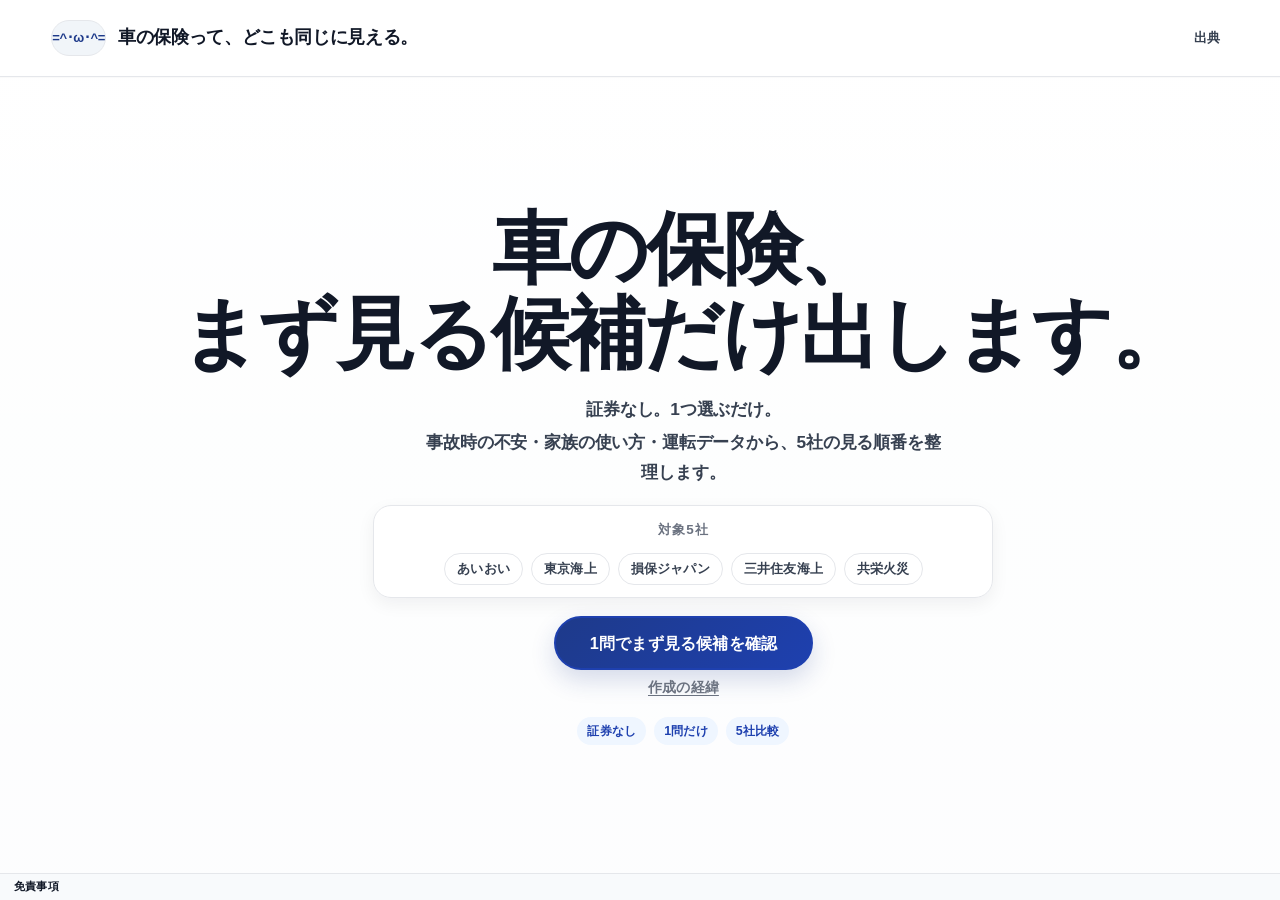
<file: index.html>
<!doctype html>
<html lang="ja" class="home-root">
<head>
  <meta charset="utf-8">
  <meta name="viewport" content="width=device-width, initial-scale=1">
  <title>車の保険、まず見る候補だけ出します。</title>
  <meta name="description" content="証券なし。1つ選ぶだけ。事故時の不安・家族の使い方・運転データから、自動車保険5社の見る順番を整理します。">
  <link rel="stylesheet" href="style.css">
</head>
<body class="page-home">
  <header class="site-header">
    <a class="brand" href="index.html" aria-label="トップへ">
      <span class="cat-mark" aria-hidden="true">=^･ω･^=</span>
      <span>車の保険って、どこも同じに見える。</span>
    </a>
    <nav class="top-nav" aria-label="補足情報">
      <a href="sources.html">出典</a>
    </nav>
  </header>

  <main>
    <section class="screen active hero" aria-labelledby="home-title">
      <div class="first-view">
        <div class="home-hero-stack">
          <h1 id="home-title" class="hero-title">
            <span>車の保険、</span>
            <span>まず見る候補だけ出します。</span>
          </h1>
          <p class="hero-subtitle">
            <span>証券なし。1つ選ぶだけ。</span>
            <span>事故時の不安・家族の使い方・運転データから、5社の見る順番を整理します。</span>
          </p>
          <div class="current-companies" aria-label="対象の保険会社">
            <p class="current-companies-title">対象5社</p>
            <ul class="company-chips">
              <li>あいおい</li>
              <li>東京海上</li>
              <li>損保ジャパン</li>
              <li>三井住友海上</li>
              <li>共栄火災</li>
            </ul>
          </div>
          <div class="hero-actions single-action">
            <a class="primary-btn" href="cases.html">1問でまず見る候補を確認</a>
            <a class="hero-sub-link" href="background.html">作成の経緯</a>
          </div>
          <ul class="hero-proof-points" aria-label="診断の特徴">
            <li>証券なし</li>
            <li>1問だけ</li>
            <li>5社比較</li>
          </ul>
        </div>
      </div>
    </section>
  </main>

  <footer class="disclaimer">
    <strong>免責事項</strong>
    <p>本ページは、当社取扱5社について、特定の付帯サービスを重視する場合の比較の入口を示すものです。保険料、基本補償、保険金支払条件、特約、引受可否、代理店対応等を含む総合評価ではありません。掲載車種・年代は代表例です。実際の商品選択時には、補償内容、保険料、車両条件、契約始期、引受条件等の確認が必要です。</p>
  </footer>
</body>
</html>
</file>
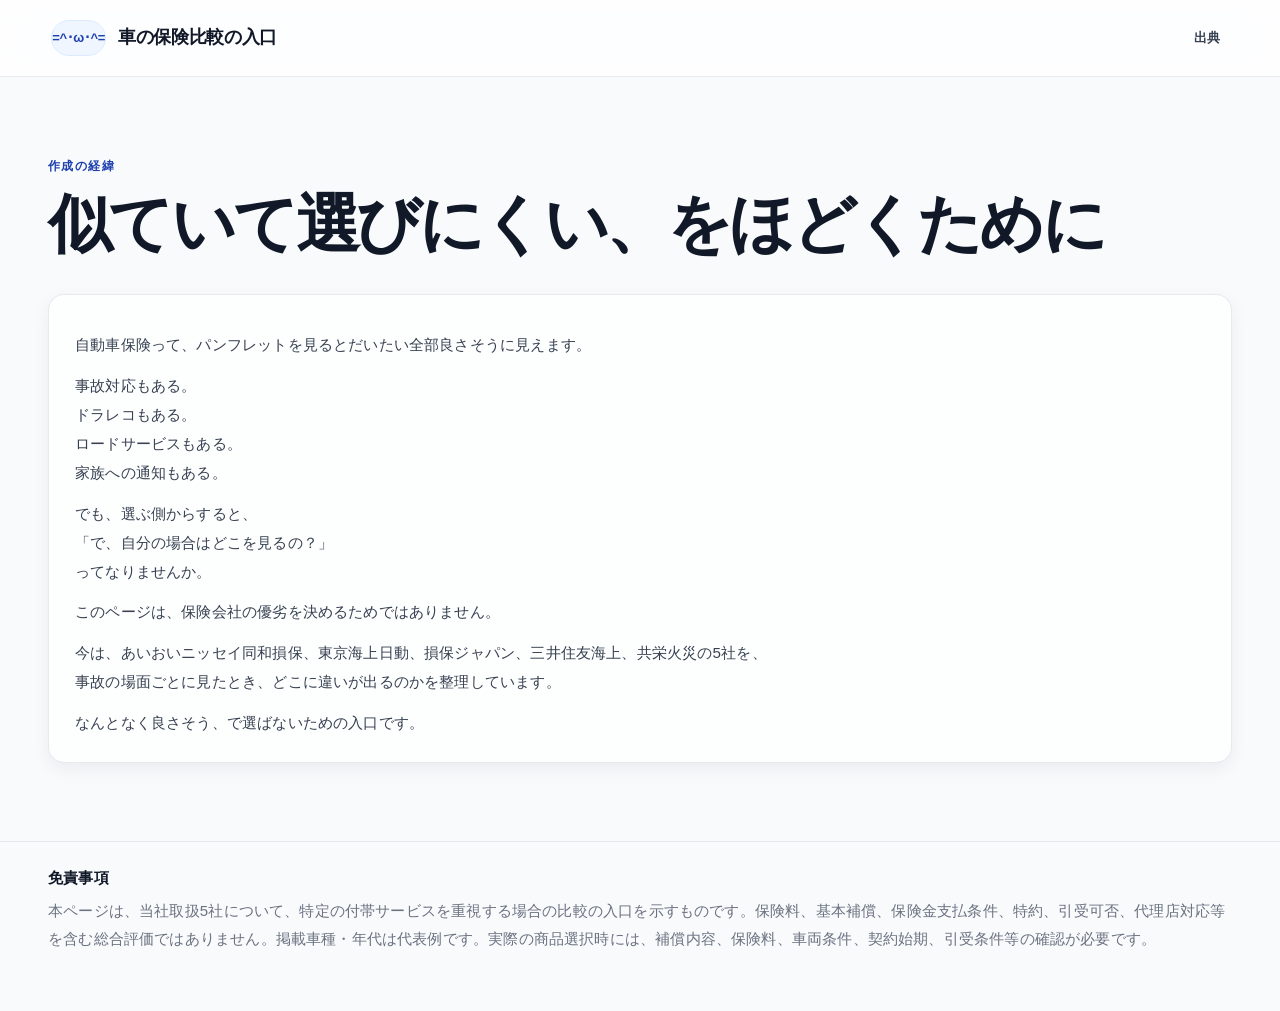
<file: background.html>
<!doctype html>
<html lang="ja">
<head>
  <meta charset="utf-8">
  <meta name="viewport" content="width=device-width, initial-scale=1">
  <title>作成の経緯 | 車の保険比較の入口</title>
  <meta name="description" content="この自動車保険比較ページを作成した背景です。">
  <link rel="stylesheet" href="style.css">
</head>
<body class="page-background">
  <header class="site-header">
    <a class="brand" href="index.html" aria-label="トップへ">
      <span class="cat-mark" aria-hidden="true">=^･ω･^=</span>
      <span>車の保険比較の入口</span>
    </a>
    <nav class="top-nav" aria-label="補足情報">
      <a href="sources.html">出典</a>
    </nav>
  </header>

  <main>
    <section class="screen active result-screen" aria-labelledby="background-title">
      <p class="eyebrow">作成の経緯</p>
      <h1 id="background-title">似ていて選びにくい、をほどくために</h1>
      <div class="background-reading" aria-label="作成の経緯">
        <p>自動車保険って、パンフレットを見るとだいたい全部良さそうに見えます。</p>
        <p>事故対応もある。<br>ドラレコもある。<br>ロードサービスもある。<br>家族への通知もある。</p>
        <p>でも、選ぶ側からすると、<br>「で、自分の場合はどこを見るの？」<br>ってなりませんか。</p>
        <p>このページは、保険会社の優劣を決めるためではありません。</p>
        <p>今は、あいおいニッセイ同和損保、東京海上日動、損保ジャパン、三井住友海上、共栄火災の5社を、<br>事故の場面ごとに見たとき、どこに違いが出るのかを整理しています。</p>
        <p>なんとなく良さそう、で選ばないための入口です。</p>
      </div>
    </section>
  </main>

  <footer class="disclaimer">
    <strong>免責事項</strong>
    <p>本ページは、当社取扱5社について、特定の付帯サービスを重視する場合の比較の入口を示すものです。保険料、基本補償、保険金支払条件、特約、引受可否、代理店対応等を含む総合評価ではありません。掲載車種・年代は代表例です。実際の商品選択時には、補償内容、保険料、車両条件、契約始期、引受条件等の確認が必要です。</p>
  </footer>
</body>
</html>
</file>
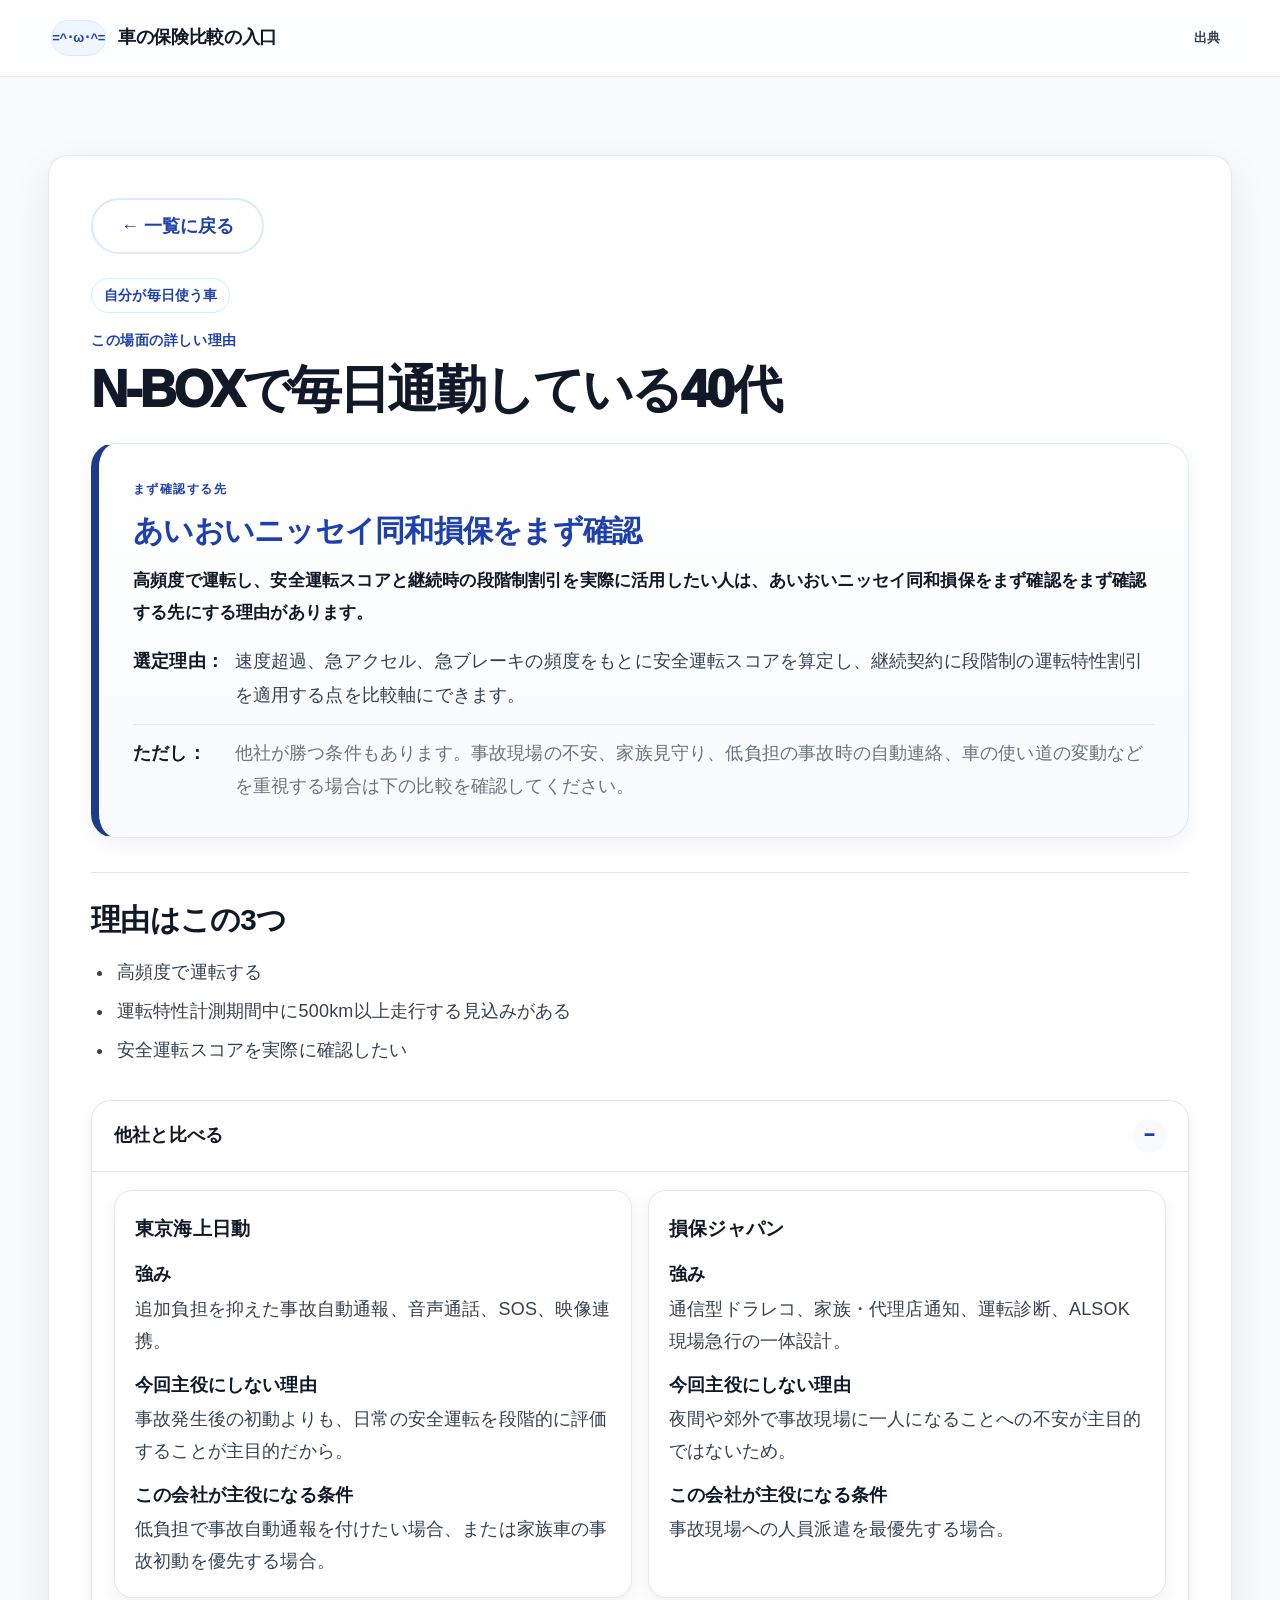
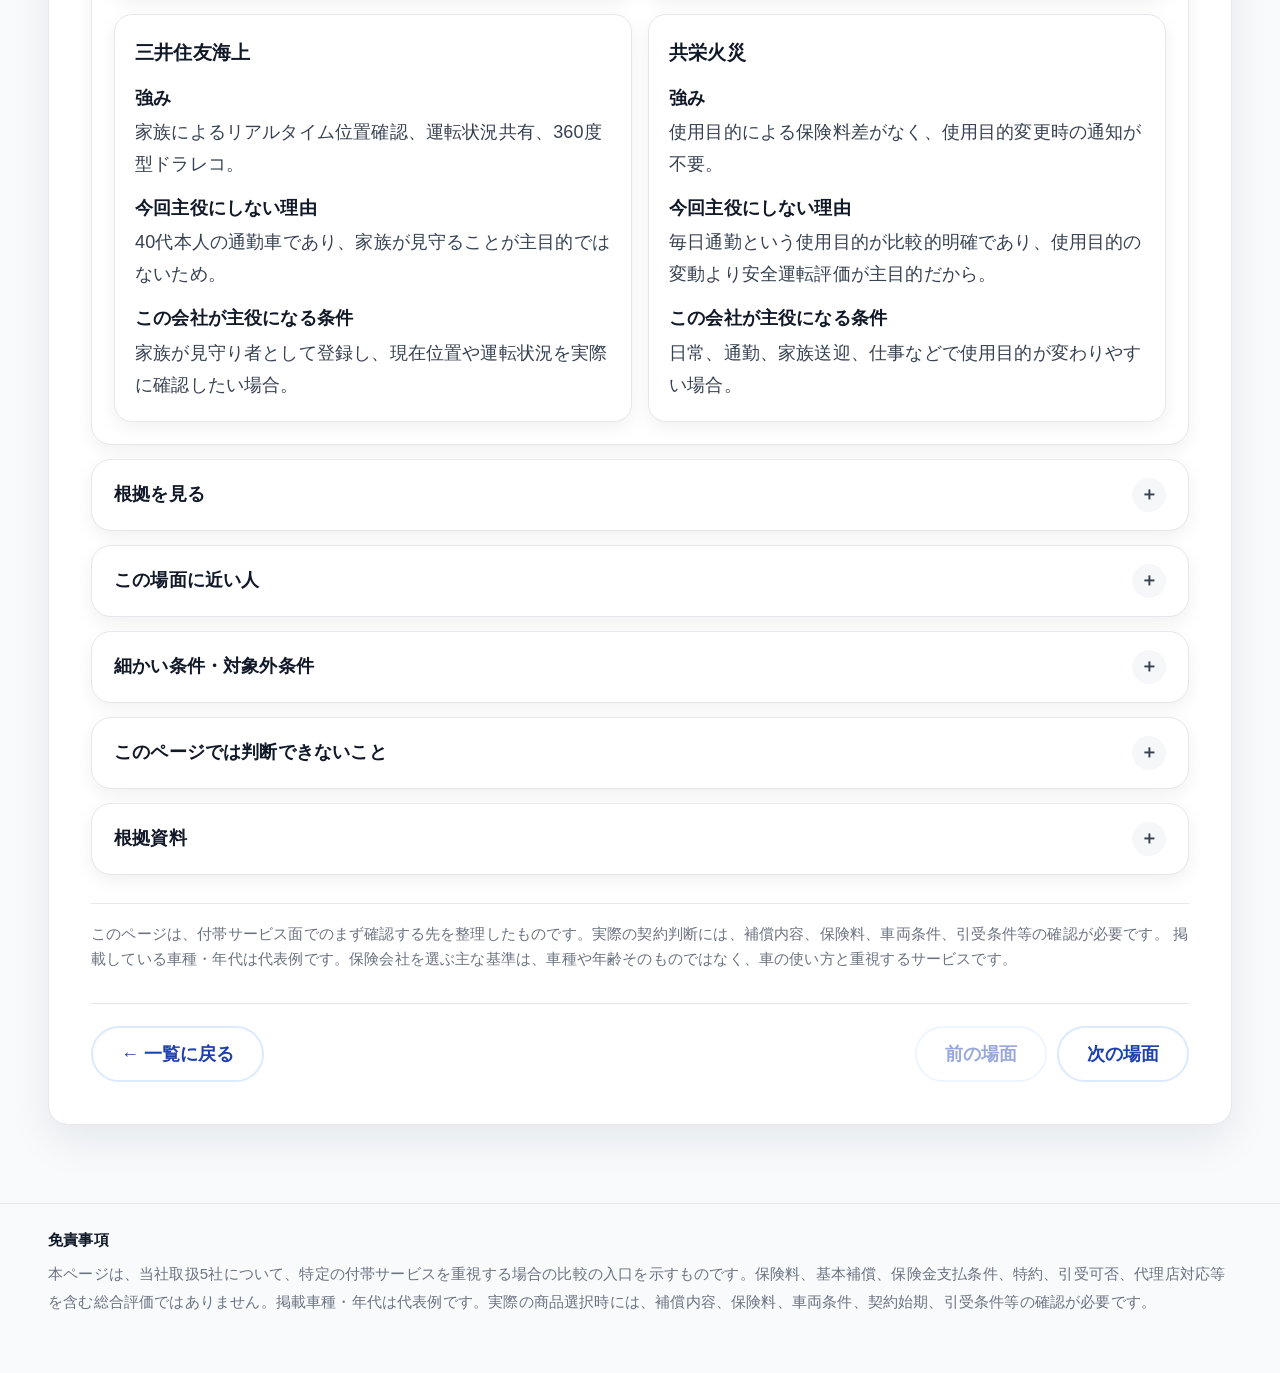
<file: case.html>
<!doctype html>
<html lang="ja">
<head>
  <meta charset="utf-8">
  <meta name="viewport" content="width=device-width, initial-scale=1">
  <title>場面詳細 | 車の保険比較の入口</title>
  <meta name="description" content="選んだ場面に近い自動車保険の比較ポイントと根拠資料を確認できます。">
  <link rel="stylesheet" href="style.css">
</head>
<body class="page-case-detail">
  <header class="site-header">
    <a class="brand" href="index.html" aria-label="トップへ">
      <span class="cat-mark" aria-hidden="true">=^･ω･^=</span>
      <span>車の保険比較の入口</span>
    </a>
    <nav class="top-nav" aria-label="補足情報">
      <a href="sources.html">出典</a>
    </nav>
  </header>

  <main>
    <section class="screen active result-screen" aria-labelledby="case-detail-title">
      <div id="caseDetailBody"></div>
    </section>
  </main>

  <footer class="disclaimer">
    <strong>免責事項</strong>
    <p>本ページは、当社取扱5社について、特定の付帯サービスを重視する場合の比較の入口を示すものです。保険料、基本補償、保険金支払条件、特約、引受可否、代理店対応等を含む総合評価ではありません。掲載車種・年代は代表例です。実際の商品選択時には、補償内容、保険料、車両条件、契約始期、引受条件等の確認が必要です。</p>
  </footer>
  <script src="script.js"></script>
</body>
</html>
</file>
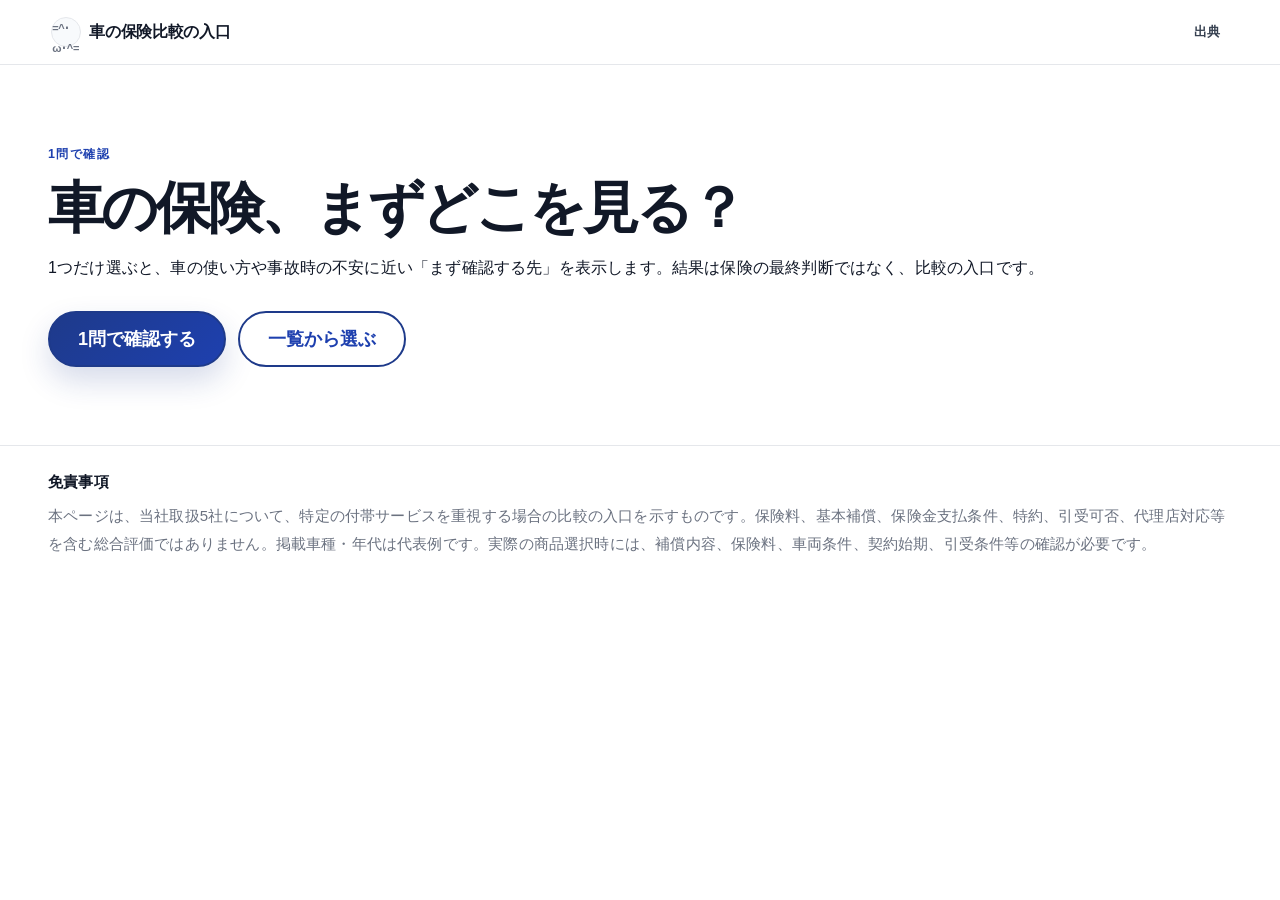
<file: cases.html>
<!doctype html>
<html lang="ja">
<head>
  <meta charset="utf-8">
  <meta name="viewport" content="width=device-width, initial-scale=1">
  <title>車の保険、まずどこを見る？ | 車の保険比較の入口</title>
  <meta name="description" content="1つ選ぶと、車の使い方や事故時の不安に近い、まず確認する先を表示します。結果は比較の入口です。">
  <link rel="stylesheet" href="style.css">
</head>
<body class="page-cases">
  <header class="site-header">
    <a class="brand" href="index.html" aria-label="トップへ">
      <span class="cat-mark" aria-hidden="true">=^･ω･^=</span>
      <span>車の保険比較の入口</span>
    </a>
    <nav class="top-nav" aria-label="補足情報">
      <a href="sources.html">出典</a>
    </nav>
  </header>

  <main>
    <section id="caseEntry" class="screen active case-entry-screen" aria-labelledby="cases-title">
      <p class="eyebrow">1問で確認</p>
      <h1 id="cases-title">車の保険、まずどこを見る？</h1>
      <p class="cases-lead">1つだけ選ぶと、車の使い方や事故時の不安に近い「まず確認する先」を表示します。結果は保険の最終判断ではなく、比較の入口です。</p>
      <div class="case-entry-actions">
        <button id="startCaseDiagnosis" class="primary-btn" type="button">1問で確認する</button>
        <button id="showCaseList" class="secondary-btn" type="button">一覧から選ぶ</button>
      </div>
    </section>

    <section id="question" class="screen question-screen" aria-labelledby="question-title">
      <div class="question-shell">
        <div class="progress-meta">
          <span id="questionCount">質問 1 / 2</span>
          <span id="answeredCount">未回答</span>
        </div>
        <div class="progress-track" aria-hidden="true"><div id="progressBar" class="progress-bar"></div></div>
        <article class="question-card">
          <p id="questionCategory" class="eyebrow">選択式・証券情報は不要です</p>
          <h1 id="question-title">質問</h1>
          <div id="choices" class="choices"></div>
          <div class="question-actions">
            <button id="backBtn" class="secondary-btn quiet" type="button">戻る</button>
            <button id="nextBtn" class="primary-btn" type="button">次へ</button>
          </div>
        </article>
      </div>
    </section>

    <section id="summary" class="screen result-screen diagnosis-summary-screen" aria-labelledby="summary-title">
      <p class="eyebrow">比較の入口</p>
      <h1 id="summary-title">あなたは、まずこれを見る</h1>
      <section class="result-conclusion-card" aria-label="まず確認する先">
        <p class="result-conclusion-label">まず確認する先</p>
        <h2 id="conclusionCandidate">候補</h2>
        <p id="conclusionDescription">診断結果に応じた短い説明を表示します。</p>
      </section>
      <section aria-label="選んだ内容に近い使い方">
        <h2>選んだ内容に近い使い方</h2>
        <div id="topResult" class="top-result"></div>
      </section>
      <section class="diagnosis-result-section" aria-label="理由はこの3つ">
        <h2>理由はこの3つ</h2>
        <div id="scoreList" class="score-list"></div>
      </section>
      <section class="competitor-comparison" aria-label="他社との違いを一瞬で見る">
        <div class="section-heading-row">
          <h2>他社との違いを一瞬で見る</h2>
          <p id="comparisonGuide">回答に近い列を青で表示しています。</p>
        </div>
        <div id="comparisonTable" class="comparison-table-wrap"></div>
        <p class="comparison-note">※会社の優劣ではなく、場面ごとの見やすさです。</p>
      </section>
      <section class="other-fit-section" aria-label="他社も合う場合">
        <h2>他社が合う場合</h2>
        <div id="otherFitList" class="other-fit-list"></div>
      </section>
      <section class="diagnosis-caution" aria-label="ただし注意">
        <h2>ただし注意</h2>
        <ul>
          <li>保険料や基本補償だけで決まるものではありません</li>
          <li>条件によっては他社が合う場合があります</li>
          <li>最終判断は契約条件の確認が必要です</li>
        </ul>
      </section>
      <p id="compareReason" class="callout" hidden></p>
      <div id="detailBody" class="detail-grid"></div>
      <div class="diagnosis-result-actions">
        <button id="candidateBtn" class="primary-btn" type="button">この候補の根拠を見る</button>
      </div>
      <button id="restartBtn" class="text-link restart-link" type="button">選び直す</button>
    </section>

    <section id="caseListScreen" class="screen result-screen" aria-labelledby="case-list-title">
      <p class="eyebrow">場面一覧</p>
      <h1 id="case-list-title">一覧から選ぶ</h1>
      <p class="cases-lead">近い使い方を選ぶと、まず比較する候補と、その理由が見られます。</p>
      <div id="caseCards" class="case-cards" aria-label="場面一覧"></div>
      <div id="caseDetailOverlay" class="case-detail-overlay" aria-hidden="true">
        <div class="case-detail-backdrop" data-close-case-detail></div>
        <section class="case-detail-sheet" role="dialog" aria-modal="true" aria-labelledby="case-detail-title">
          <div id="caseDetailBody"></div>
        </section>
      </div>
    </section>
  </main>

  <footer class="disclaimer">
    <strong>免責事項</strong>
    <p>本ページは、当社取扱5社について、特定の付帯サービスを重視する場合の比較の入口を示すものです。保険料、基本補償、保険金支払条件、特約、引受可否、代理店対応等を含む総合評価ではありません。掲載車種・年代は代表例です。実際の商品選択時には、補償内容、保険料、車両条件、契約始期、引受条件等の確認が必要です。</p>
  </footer>
  <!-- trigger cases redeploy -->
  <script src="script.js"></script>
</body>
</html>
</file>
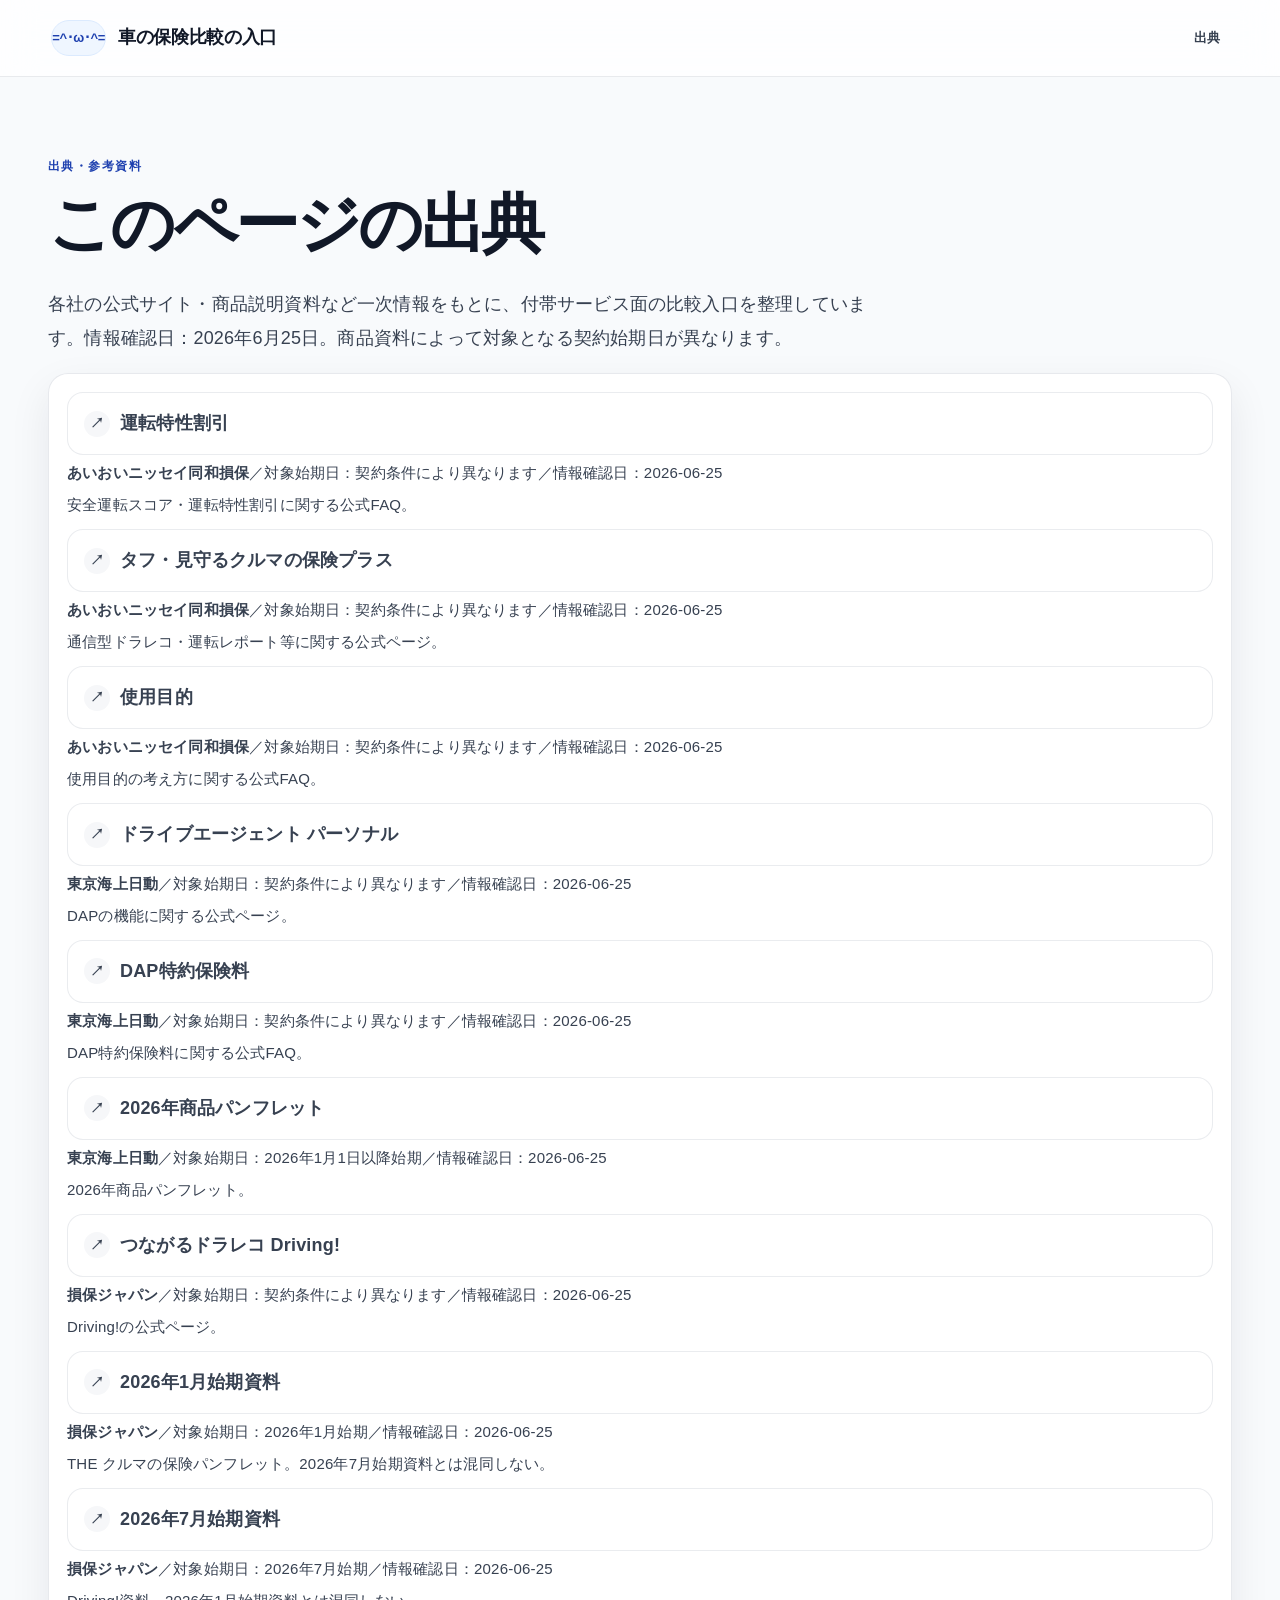
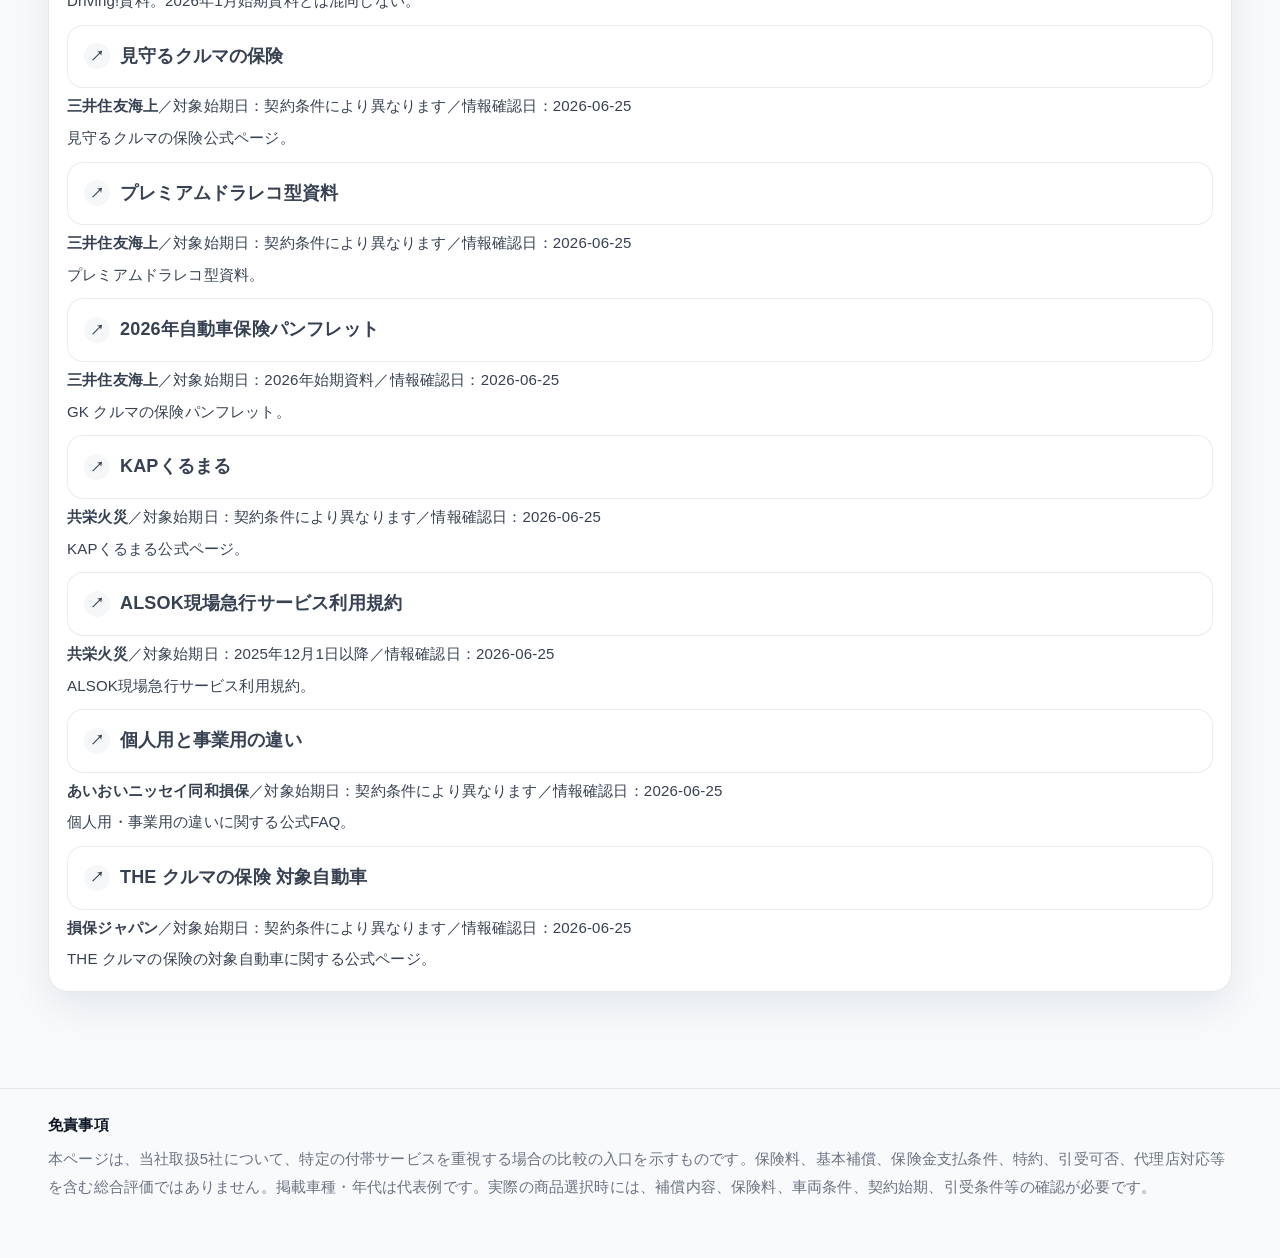
<file: sources.html>
<!doctype html>
<html lang="ja">
<head>
  <meta charset="utf-8">
  <meta name="viewport" content="width=device-width, initial-scale=1">
  <title>出典 | 車の保険比較の入口</title>
  <meta name="description" content="自動車保険比較ページで参照している公式資料・出典一覧です。">
  <link rel="stylesheet" href="style.css">
</head>
<body class="page-sources">
  <header class="site-header">
    <a class="brand" href="index.html" aria-label="トップへ">
      <span class="cat-mark" aria-hidden="true">=^･ω･^=</span>
      <span>車の保険比較の入口</span>
    </a>
    <nav class="top-nav" aria-label="補足情報">
      <a href="sources.html" aria-current="page">出典</a>
    </nav>
  </header>

  <main>
    <section id="sources" class="screen active result-screen" aria-labelledby="sources-title">
      <p class="eyebrow">出典・参考資料</p>
      <h1 id="sources-title">このページの出典</h1>
      <p>各社の公式サイト・商品説明資料など一次情報をもとに、付帯サービス面の比較入口を整理しています。情報確認日：2026年6月25日。商品資料によって対象となる契約始期日が異なります。</p>
      <ul class="source-list"></ul>
    </section>
  </main>

  <footer class="disclaimer">
    <strong>免責事項</strong>
    <p>本ページは、当社取扱5社について、特定の付帯サービスを重視する場合の比較の入口を示すものです。保険料、基本補償、保険金支払条件、特約、引受可否、代理店対応等を含む総合評価ではありません。掲載車種・年代は代表例です。実際の商品選択時には、補償内容、保険料、車両条件、契約始期、引受条件等の確認が必要です。</p>
  </footer>
  <script src="script.js"></script>
</body>
</html>
</file>
<file: style.css>
:root{
  --bg:#F8FAFC;
  --card:#FFFFFF;
  --text:#111827;
  --muted:#6B7280;
  --line:#E5E7EB;
  --accent:#1E3A8A;
  --accent-strong:#1E40AF;
  --danger:#B91C1C;
  --rose-50:#F8FAFC;
  --rose-100:#EFF6FF;
  --rose-200:#DBEAFE;
  --rose-500:#1E3A8A;
  --rose-600:#1E40AF;
  --plum-900:var(--text);
  --plum-700:#374151;
  --slate-500:var(--muted);
  --paper:var(--card);
  --paper-tint:#F8FAFC;
  --mint:#EEF2FF;
  --shadow-sm:0 6px 18px rgba(15,23,42,.06);
  --shadow-lg:0 16px 42px rgba(15,23,42,.08);
  --radius-lg:20px;
  --radius-md:16px;
  --content:1120px;
}
*{box-sizing:border-box}
html{scroll-behavior:auto}
html.home-root,
html.home-root body{
  height:100%;
  overflow:hidden;
}
body{
  margin:0;
  min-height:100vh;
  background:var(--bg);
  color:var(--plum-900);
  font-family:ui-sans-serif,-apple-system,BlinkMacSystemFont,"Hiragino Sans","Yu Gothic",Meiryo,sans-serif;
  font-size:18px;
  line-height:1.85;
  letter-spacing:.01em;
}
body.page-home{
  height:100svh;
  min-height:0;
  overflow:hidden;
  display:grid;
  grid-template-rows:auto minmax(0,1fr) auto;
}
button,a{touch-action:manipulation}
button{font:inherit}
a{color:var(--rose-600);text-underline-offset:.18em}
a:hover{color:var(--plum-900)}
.site-header{
  position:sticky;top:0;z-index:10;
  display:flex;justify-content:space-between;gap:16px;align-items:center;
  padding:16px clamp(18px,4vw,56px);
  background:rgba(255,255,255,.78);
  backdrop-filter:blur(18px) saturate(145%);
  border-bottom:1px solid rgba(229,231,235,.86);
}
.brand{display:flex;gap:12px;align-items:center;color:var(--plum-900);text-decoration:none;font-weight:900;letter-spacing:-.02em}
.cat-mark{display:inline-grid;place-items:center;min-width:36px;height:36px;border-radius:999px;background:var(--rose-100);color:var(--rose-600);font-size:13px;border:1px solid var(--rose-200)}
.top-nav{display:flex;gap:8px;padding:4px;border:1px solid rgba(229,231,235,.82);border-radius:999px;background:rgba(255,255,255,.74)}
.top-nav button{border:0;background:transparent;color:var(--slate-500);padding:8px 14px;border-radius:999px;cursor:pointer;font-weight:800;font-size:.92rem}
.top-nav button:hover{background:var(--rose-50);color:var(--rose-600)}
.screen{display:none;max-width:var(--content);margin:0 auto;padding:78px clamp(18px,4vw,48px)}
.screen.active{display:block}
.hero{grid-template-columns:minmax(0,1.18fr) minmax(300px,.82fr);gap:42px;align-items:center;min-height:calc(100vh - 156px)}
.hero.active{display:grid}
.hero-copy{position:relative}.hero-copy:before{content:"";position:absolute;left:-22px;top:6px;width:6px;height:96px;border-radius:99px;background:linear-gradient(var(--rose-500),var(--rose-200));display:none}
.eyebrow{margin:0 0 10px;color:var(--rose-600);font-weight:900;letter-spacing:.12em;font-size:.78rem;text-transform:uppercase}
h1{font-size:clamp(2.15rem,5vw,4.35rem);line-height:1.13;margin:8px 0 28px;letter-spacing:-.055em;font-weight:950;text-wrap:balance}
h2{font-size:1.35rem;line-height:1.42;margin:0 0 10px;letter-spacing:-.025em}.hero-copy p{max-width:760px;color:var(--plum-700)}
.note,.disclaimer{font-size:.94rem;color:var(--slate-500)}
.primary-btn,.secondary-btn{border-radius:999px;padding:14px 28px;border:2px solid var(--rose-500);cursor:pointer;font-weight:900;transition:transform .18s ease,box-shadow .18s ease,background .18s ease,border-color .18s ease;min-height:56px}
.primary-btn{background:linear-gradient(135deg,var(--rose-500),var(--rose-600));color:#fff;box-shadow:0 14px 30px rgba(30,58,138,.18)}
.primary-btn:hover{transform:translateY(-2px);box-shadow:0 18px 38px rgba(30,58,138,.22)}
.primary-btn:disabled{opacity:.45;cursor:not-allowed;transform:none;box-shadow:none}.secondary-btn{background:rgba(255,255,255,.86);color:var(--rose-600)}.secondary-btn:hover{background:var(--rose-50);transform:translateY(-1px)}
.hero-card,.question-card,.top-result,.score-row,.detail-grid article,.action-cards article,.source-list,.case-detail-panel{background:rgba(255,255,255,.88);border:1px solid rgba(229,231,235,.9);border-radius:var(--radius-lg);box-shadow:var(--shadow-lg)}
.hero-card{padding:36px;position:relative;overflow:hidden}.hero-card:after{content:"";position:absolute;right:-42px;bottom:-42px;width:160px;height:160px;border-radius:999px;background:var(--mint);z-index:-1}.hero-card ul{margin:18px 0 0;padding:0;list-style:none;display:grid;gap:12px}.hero-card li{padding:12px 14px;border-radius:16px;background:var(--rose-50);font-weight:800;color:var(--plum-700)}
.line-cat{width:88px;height:56px;border:3px solid var(--rose-500);border-bottom:0;border-radius:50px 50px 0 0;position:relative;margin-bottom:22px}.line-cat:before,.line-cat:after{content:"";position:absolute;top:-12px;width:0;height:0;border-left:12px solid transparent;border-right:12px solid transparent;border-bottom:18px solid var(--rose-500)}.line-cat:before{left:10px}.line-cat:after{right:10px}
.question-shell{max-width:850px;margin:0 auto}.progress-meta{display:flex;justify-content:space-between;color:var(--slate-500);font-weight:800;font-size:.92rem}.progress-track{height:12px;background:var(--rose-100);border-radius:99px;overflow:hidden;margin:12px 0 24px;box-shadow:inset 0 1px 2px rgba(15,23,42,.08)}.progress-bar{height:100%;width:5%;background:linear-gradient(90deg,var(--rose-500),var(--rose-600));border-radius:99px;transition:width .22s ease}.question-card{padding:clamp(26px,5vw,48px)}
.choices{display:grid;gap:12px}.choice{display:flex;gap:14px;align-items:flex-start;width:100%;text-align:left;border:2px solid var(--rose-100);border-radius:22px;background:#fff;padding:17px 18px;cursor:pointer;color:var(--plum-700);box-shadow:0 4px 14px rgba(15,23,42,.04);transition:.18s ease}.choice:hover,.choice.selected{border-color:var(--rose-500);background:linear-gradient(180deg,#fff,var(--rose-50));transform:translateY(-1px)}.choice.selected{box-shadow:0 10px 28px rgba(30,58,138,.12)}.choice-key{display:inline-grid;place-items:center;min-width:34px;height:34px;border-radius:50%;background:var(--rose-100);color:var(--rose-600);font-weight:950;line-height:1}
.question-actions,.screen-actions{display:flex;gap:12px;justify-content:space-between;margin-top:26px;flex-wrap:wrap}.result-screen{max-width:1000px}.result-screen>p:not(.eyebrow){color:var(--plum-700);max-width:820px}.top-result{padding:34px;margin-bottom:22px;background:linear-gradient(135deg,#fff 0%,var(--rose-50) 100%);position:relative;overflow:hidden}.top-result:after{content:"Best match";position:absolute;right:28px;top:26px;color:rgba(30,58,138,.10);font-weight:950;font-size:clamp(2rem,8vw,5.5rem);letter-spacing:-.08em;line-height:1}.top-result h2{font-size:clamp(1.9rem,4vw,3rem);margin:8px 0 10px;position:relative;z-index:1}.top-result p{position:relative;z-index:1;max-width:720px;color:var(--plum-700)}
.score-list{display:grid;gap:14px}.score-row{padding:20px 22px;box-shadow:var(--shadow-sm)}.score-head{display:flex;justify-content:space-between;gap:14px;font-weight:900;line-height:1.5}.meter{height:11px;background:var(--rose-100);border-radius:99px;overflow:hidden;margin-top:12px}.meter span{display:block;height:100%;background:linear-gradient(90deg,var(--rose-500),var(--rose-600));border-radius:inherit}.badge{display:inline-block;background:#fff;color:var(--rose-600);border:1px solid var(--rose-200);padding:4px 12px;border-radius:999px;font-size:.85rem;font-weight:900}.callout{border:1px solid var(--rose-200);border-left:6px solid var(--rose-500);background:#fff;padding:18px 20px;border-radius:18px;box-shadow:var(--shadow-sm);color:var(--plum-700)}
.detail-grid,.action-cards{display:grid;grid-template-columns:repeat(2,minmax(0,1fr));gap:16px}.detail-grid article,.action-cards article{padding:26px;box-shadow:var(--shadow-sm)}.detail-grid article p,.action-cards article p{color:var(--plum-700);margin-bottom:0}.action-cards article:nth-child(1),.detail-grid article:nth-child(1){background:linear-gradient(180deg,#fff,var(--rose-50))}

.hero-actions{display:flex;gap:12px;flex-wrap:wrap;margin:28px 0 12px}
.subtle-link,.diagnosis-link{margin-top:18px;color:var(--slate-500);font-size:.94rem}.subtle-link button,.diagnosis-link button,.footer-link{border:0;background:transparent;color:var(--rose-600);text-decoration:underline;text-underline-offset:.18em;cursor:pointer;font-weight:800;padding:0}.subtle-link button:hover,.diagnosis-link button:hover,.footer-link:hover{color:var(--plum-900)}
.case-cards{display:grid;grid-template-columns:repeat(2,minmax(0,1fr));gap:16px;margin-top:28px}.case-detail-panel{padding:clamp(26px,5vw,42px);background:linear-gradient(180deg,#fff,var(--rose-50));box-shadow:var(--shadow-lg)}.case-detail-panel h1{font-size:clamp(2rem,4vw,3.25rem)}.case-detail-grid{display:grid;grid-template-columns:repeat(2,minmax(0,1fr));gap:16px;margin-top:24px}.case-detail-grid article{padding:20px;border-radius:20px;background:#fff;border:1px solid rgba(229,231,235,.9);box-shadow:var(--shadow-sm)}.case-detail-grid p{margin:0;color:var(--plum-700)}.quiet{border-color:var(--rose-200);box-shadow:none}

.source-list{padding:18px;list-style:none;display:grid;gap:10px}.source-list li{margin:0}.source-list a{display:flex;align-items:center;gap:10px;padding:14px 16px;border-radius:16px;background:#fff;text-decoration:none;font-weight:800;color:var(--plum-700);border:1px solid rgba(229,231,235,.78)}.source-list a:before{content:"↗";display:inline-grid;place-items:center;width:26px;height:26px;border-radius:999px;background:var(--rose-100);color:var(--rose-600);font-size:.85rem}.source-list a:hover{border-color:var(--rose-500);transform:translateY(-1px);box-shadow:var(--shadow-sm)}
.disclaimer{max-width:var(--content);margin:0 auto 36px;padding:22px clamp(18px,4vw,48px);border-top:1px solid var(--line)}.disclaimer strong{color:var(--plum-900)}.disclaimer p{margin:.35rem 0 0}
@media(min-width:900px){.hero-copy:before{display:block}}
@media(max-width:760px){body{font-size:16px;line-height:1.78}.site-header{align-items:center}.brand span:last-child{font-size:.95rem}.top-nav{display:none}.screen{padding-top:48px}.hero{min-height:auto}.hero.active,.detail-grid,.action-cards,.case-cards,.case-detail-grid{display:block}.hero-card,.detail-grid article,.action-cards article,.case-detail-grid article{margin-top:16px}h1{font-size:clamp(2rem,11vw,3rem)}.primary-btn,.secondary-btn{width:100%}.question-actions{flex-direction:column-reverse}.screen-actions{display:grid}.score-head{display:block}.top-result:after{display:none}.source-list{padding:12px}.source-list a{padding:13px}}
@media(prefers-reduced-motion:reduce){*,*::before,*::after{scroll-behavior:auto!important;transition:none!important}}

.case-group{margin-top:30px}
.case-group h2{padding-bottom:8px;border-bottom:1px solid var(--line)}
.faq-panel{margin-top:34px;padding:26px;background:#fff;border:1px solid var(--line);border-radius:var(--radius-lg);box-shadow:var(--shadow-sm)}
.faq-panel details{border-top:1px solid var(--line);padding:14px 0}.faq-panel details:first-of-type{border-top:0}.faq-panel summary{cursor:pointer;font-weight:900;color:var(--plum-900)}
.case-detail-panel section{margin-top:26px;padding-top:22px;border-top:1px solid var(--line)}
.case-detail-panel ul{margin:10px 0 0;padding-left:1.3em}.case-detail-panel li{margin:.25rem 0;color:var(--plum-700)}
.comparison-table{display:grid;border:1px solid var(--line);border-radius:20px;overflow:hidden;background:#fff;box-shadow:var(--shadow-sm)}
.comparison-row{display:grid;grid-template-columns:1fr 1.35fr 2fr;border-top:1px solid var(--line)}
.comparison-row:first-child{border-top:0}.comparison-row>div{padding:14px 16px;border-left:1px solid var(--line);color:var(--plum-700)}.comparison-row>div:first-child{border-left:0;font-weight:900;color:var(--plum-900)}
.comparison-head{background:var(--rose-50);font-weight:900}.comparison-head>div{color:var(--plum-900)}
.detail-sources{padding:0;background:transparent;border:0;box-shadow:none}.detail-sources li{padding:14px;border:1px solid var(--line);border-radius:16px;background:#fff}.detail-sources p{margin:.35rem 0 0;color:var(--plum-700);font-size:.95rem}.source-list p{margin:.25rem 0 0;color:var(--plum-700);font-size:.94rem}
@media(max-width:760px){.comparison-table{display:block;border:0;background:transparent;box-shadow:none}.comparison-head{display:none}.comparison-row{display:block;margin-top:14px;border:1px solid var(--line);border-radius:18px;background:#fff;overflow:hidden}.comparison-row>div{display:block;border-left:0;border-top:1px solid var(--line);padding:12px 14px}.comparison-row>div:first-child{border-top:0;background:var(--rose-50)}.comparison-row>div::before{content:attr(data-label);display:block;font-size:.78rem;font-weight:900;color:var(--rose-600);margin-bottom:4px}.comparison-row>div:first-child::before{display:none}}
/* Progressive reading hierarchy */
.case-group{margin-top:42px;padding-top:8px}
.case-group-heading{margin-bottom:18px;max-width:780px}
.case-group-heading h2{font-size:clamp(1.7rem,3vw,2.25rem);margin:10px 0 6px;border:0;padding:0}
.case-group-heading p{margin:0;color:var(--plum-700)}
.badge-direct{background:var(--rose-50);color:var(--rose-600);border-color:var(--rose-200)}
.badge-branch{background:#f6f7f9;color:var(--plum-700);border-color:#e5e7eb}
.case-detail-panel{background:#fff}
.case-detail-panel h1{max-width:900px;margin-bottom:24px}
.conclusion-box{margin-top:18px!important;padding:clamp(22px,4vw,34px)!important;border:1px solid var(--rose-200)!important;border-left:8px solid var(--rose-500)!important;border-radius:24px;background:linear-gradient(180deg,#fff,var(--rose-50));box-shadow:var(--shadow-sm)}
.conclusion-box h2{font-size:clamp(1.7rem,3vw,2.45rem);color:var(--rose-600);margin:0 0 12px;line-height:1.35}
.conclusion-text{font-size:1.08rem;font-weight:800;color:var(--plum-900);margin:0 0 16px}
.reason-line{display:grid;grid-template-columns:5.2em 1fr;gap:8px;margin-top:12px;color:var(--plum-700)}
.reason-line strong{color:var(--plum-900)}
.reason-line.muted{padding-top:12px;border-top:1px solid rgba(229,231,235,.92);color:var(--slate-500)}
.case-detail-panel section:not(.conclusion-box){margin-top:34px;padding-top:26px}
.case-detail-panel section h2{font-size:clamp(1.35rem,2.5vw,1.85rem);margin-bottom:14px}
.case-detail-panel li{margin:.45rem 0;padding-left:.15rem;line-height:1.78}
.accordion-stack{display:grid;gap:14px;margin-top:34px}
.accordion-stack details{border:1px solid #e5e7eb;border-radius:20px;background:#fff;box-shadow:var(--shadow-sm);overflow:hidden}
.accordion-stack summary{cursor:pointer;list-style:none;padding:18px 22px;font-weight:950;color:var(--plum-900);min-height:60px;display:flex;align-items:center;justify-content:space-between;gap:16px}
.accordion-stack summary::-webkit-details-marker{display:none}
.accordion-stack summary:after{content:"＋";display:inline-grid;place-items:center;min-width:34px;height:34px;border-radius:999px;background:#f6f7f9;color:var(--plum-700);font-weight:950}
.accordion-stack details[open] summary{border-bottom:1px solid #e5e7eb}
.accordion-stack details[open] summary:after{content:"−";background:var(--rose-50);color:var(--rose-600)}
.accordion-stack details>*:not(summary){margin:18px 22px 22px}
.comparison-cards{display:grid;grid-template-columns:repeat(2,minmax(0,1fr));gap:16px}
.company-compare-card{border:1px solid #e5e7eb;border-radius:18px;padding:20px;background:#fff;box-shadow:var(--shadow-sm)}
.company-compare-card h3{font-size:1.2rem;margin:0 0 12px;color:var(--plum-900)}
.company-compare-card p{margin:12px 0 0;color:var(--plum-700);line-height:1.78}
.company-compare-card strong{display:block;color:var(--plum-900);font-weight:950;margin-bottom:2px}
.comparison-head{background:#f6f7f9}
.comparison-row>div::before{color:var(--plum-700)}
.detail-sources a:before,.source-list a:before{background:#f6f7f9;color:var(--plum-700)}
.detail-disclaimer,.source-note{margin-top:28px;padding-top:18px;border-top:1px solid #e5e7eb;color:var(--slate-500);font-size:.92rem;line-height:1.75}
.faq-panel{background:rgba(255,255,255,.8)}

@media(max-width:760px){
  .case-group{margin-top:34px}
  .reason-line{display:block}.reason-line strong{display:block;margin-bottom:2px}
  .accordion-stack summary{padding:16px;min-height:58px}
  .accordion-stack details>*:not(summary){margin:16px}
  .comparison-cards{display:block}
  .company-compare-card{margin-top:14px;padding:18px}
  .comparison-row>div:first-child{background:#f6f7f9}
  .comparison-row>div::before{color:var(--plum-700)}
}

/* Reader-first top page */
.top-nav{border:0;background:transparent;padding:0;gap:6px;align-items:center}
.top-nav button{font-size:.84rem;padding:6px 8px;font-weight:800;color:var(--plum-700)}
.nav-separator{color:var(--slate-500);font-size:.86rem}
.hero{display:block;max-width:880px;min-height:auto;padding-top:clamp(58px,9vw,112px);padding-bottom:clamp(58px,9vw,112px)}
.hero.active{display:block}
.hero-copy{max-width:800px;margin:0 auto}.hero-copy:before{display:none!important}
.hero-copy h1{font-size:clamp(3rem,9vw,6.8rem);line-height:1.04;margin-bottom:34px;letter-spacing:-.075em}
.hero-text{max-width:680px}.hero-text p{margin:0 0 1.2rem;color:var(--plum-700);font-size:clamp(.98rem,2vw,1.08rem);line-height:2.05}
.single-action{justify-content:center;margin:42px 0 28px}.single-action .primary-btn{font-size:1.02rem;padding-inline:34px}
.hero-copy .note{max-width:680px;margin:0 auto;text-align:center;line-height:1.8}
@media(max-width:760px){.site-header{gap:10px;padding:12px 14px;align-items:flex-start}.brand{gap:8px;line-height:1.35;flex:1}.cat-mark{display:none}.brand span:last-child{font-size:.9rem}.top-nav{display:flex;white-space:nowrap;margin-top:0}.top-nav button{font-size:.78rem;padding:4px}.hero{padding-top:42px}.hero-copy h1{font-size:clamp(2.75rem,14vw,4.3rem)}.hero-text p{line-height:1.95}.single-action .primary-btn{width:100%}}

/* Cover-first top page refinement */
.hero{
  max-width:none;
  padding:0;
}
body.page-home main,
body.page-home .hero{
  min-height:0 !important;
  overflow:hidden;
}
.first-view{
  display:grid;
  align-content:center;
  justify-items:center;
  gap:clamp(38px,7vh,72px);
  padding:clamp(28px,5vw,56px) clamp(18px,4vw,48px);
  text-align:center;
}
body.page-home .first-view{
  height:100%;
  min-height:0 !important;
  overflow:hidden;
}
.first-view h1{
  margin:0;
  font-size:clamp(4rem,12vw,8.6rem);
  line-height:.98;
  letter-spacing:-.085em;
}
.hero-reading{
  max-width:760px;
  margin:0 auto;
  padding:clamp(56px,9vw,104px) clamp(18px,4vw,48px) clamp(72px,10vw,120px);
}
.hero-reading .hero-text{
  max-width:none;
}
.hero-reading .note{
  margin:34px 0 0;
  text-align:left;
}
@media(max-width:760px){
  .first-view{
    align-items:center;
    padding:26px 18px 34px;
  }
  .first-view h1{
    font-size:clamp(3.45rem,16vw,5.3rem);
    line-height:1.02;
  }
  .single-action{
    margin:0 auto;
  }
  .single-action .primary-btn{
    width:auto;
    max-width:100%;
    padding-inline:24px;
  }
  .hero-reading{
    padding-top:54px;
  }
}

/* Compact case list */
.case-cards{display:block}
.case-group{margin-top:24px;padding-top:0}
.case-group-heading{margin-bottom:6px;max-width:none}
.case-group-heading h2{font-size:.96rem;line-height:1.45;margin:0;padding:0;border:0;color:var(--plum-700);font-weight:800;letter-spacing:-.005em}
.case-group-heading p{font-size:.82rem;line-height:1.55;color:var(--slate-500)}
.case-card-grid{display:grid;grid-template-columns:1fr;gap:0;border-top:1px solid #edf0f3;background:#fff}
.case-card{display:grid;grid-template-columns:minmax(0,1fr) auto;align-items:center;gap:12px;min-height:72px;padding:10px 6px 10px 0;border:0;border-bottom:1px solid #edf0f3;border-radius:0;background:transparent;box-shadow:none;color:var(--plum-900);transition:background .08s ease,color .08s ease,box-shadow .08s ease}
.case-card.is-direct,.case-card.is-branch{border-top:0}
.case-card:hover,.case-card:focus-visible{transform:none;box-shadow:none;border-color:#edf0f3;background:var(--rose-50);outline:0}
.case-card:focus-visible{box-shadow:inset 3px 0 0 var(--rose-500)}
.case-card-text{min-width:0}
.case-card h3{font-size:.98rem;line-height:1.35;margin:0 0 2px;color:var(--plum-900);letter-spacing:-.01em;overflow:hidden;text-overflow:ellipsis;white-space:nowrap}
.case-card p{margin:0;color:var(--plum-700);font-size:.84rem;line-height:1.45;display:-webkit-box;-webkit-line-clamp:1;-webkit-box-orient:vertical;overflow:hidden}
.case-card-arrow{color:var(--slate-500);font-size:1.45rem;line-height:1;font-weight:400;padding:0 2px}

@media(max-width:760px){
  .case-group{margin-top:20px}
  .case-group-heading{margin-bottom:5px}
  .case-group-heading h2{font-size:.9rem;line-height:1.45;font-weight:800}
  .case-group-heading p{font-size:.78rem;line-height:1.45}
  .case-card-grid{display:block}
  .case-card-grid .case-card,.case-card{margin-top:0;min-height:64px;padding:8px 4px 8px 0}
  .case-card h3{font-size:.94rem;line-height:1.3}
  .case-card p{font-size:.8rem;line-height:1.4}
}

/* Lighter top intro */
.hero-reading-compact{
  padding-top:clamp(34px,6vw,64px);
  padding-bottom:clamp(48px,8vw,88px);
}
.hero-reading-compact .hero-text p{
  margin-bottom:.9rem;
}
.hero-reading-compact .note{
  margin-top:22px;
  font-size:.88rem;
  line-height:1.75;
}
.background-reading{
  margin-top:34px;
  padding:24px 26px;
  border:1px solid rgba(229,231,235,.9);
  border-radius:var(--radius-md);
  background:rgba(255,255,255,.74);
  box-shadow:var(--shadow-sm);
  color:var(--plum-700);
  font-size:.95rem;
  line-height:1.9;
}
.background-reading h2{
  color:var(--plum-900);
  font-size:1.12rem;
  margin-bottom:14px;
}
.background-reading p{
  margin:.75rem 0 0;
}
@media(max-width:760px){
  .hero-reading-compact{padding-top:34px}
  .hero-reading-compact .hero-text p{line-height:1.85}
  .background-reading{padding:20px;font-size:.9rem}
}

/* Title-only top page */
.first-view{
  gap:clamp(28px,5vh,56px);
}
body.page-home main{
  display:block;
  min-width:0;
}
body.page-home .hero.active{
  height:100%;
}
body.page-home .first-view{
  padding:clamp(8px,2svh,24px) clamp(14px,4vw,40px);
  gap:clamp(8px,1.8svh,18px);
  align-content:center;
}
body.page-home .disclaimer{
  margin:0;
  padding:6px 14px calc(6px + env(safe-area-inset-bottom));
  font-size:.68rem;
  line-height:1.25;
}
body.page-home .disclaimer p{
  display:none;
}
.single-action{
  align-items:center;
  justify-content:center;
  margin:0;
}
.hero-sub-btn{
  box-shadow:0 8px 22px rgba(15,23,42,.06);
}
@media(max-width:760px){
  .first-view{
    gap:24px;
    padding:22px 18px 28px;
  }
  .first-view h1{
    font-size:clamp(3rem,15vw,4.8rem);
  }
  .single-action{
    display:grid;
    gap:10px;
    width:min(100%,330px);
  }
  .single-action .primary-btn,
  .single-action .secondary-btn{
    width:100%;
    min-height:52px;
    padding:12px 18px;
  }
}

/* Lightweight company chips on the top page */
.current-companies{
  display:grid;
  justify-items:center;
  gap:10px;
  max-width:760px;
}
.current-companies-title{
  margin:0;
  color:var(--plum-700);
  font-size:.9rem;
  font-weight:900;
  letter-spacing:.02em;
}
.company-chips{
  display:flex;
  flex-wrap:wrap;
  justify-content:center;
  gap:8px;
  margin:0;
  padding:0;
  list-style:none;
}
.company-chips li{
  display:inline-flex;
  align-items:center;
  min-height:28px;
  padding:4px 10px;
  border:1px solid rgba(229,231,235,.92);
  border-radius:999px;
  background:rgba(255,255,255,.72);
  color:var(--plum-700);
  font-size:clamp(.72rem,1.8vw,.82rem);
  font-weight:800;
  line-height:1.35;
  box-shadow:0 4px 12px rgba(15,23,42,.04);
}
@media(max-width:760px){
  .current-companies{gap:8px}
  .current-companies-title{font-size:.84rem}
  .company-chips{gap:6px}
  .company-chips li{min-height:26px;padding:3px 8px;font-size:.7rem}
}

/* Page-based case detail navigation */
.inline-detail-kicker{
  margin:14px 0 6px;
  color:var(--rose-600);
  font-size:.88rem;
  font-weight:950;
  letter-spacing:.04em;
}
.case-card.is-return-target{
  background:var(--rose-50);
  box-shadow:inset 4px 0 0 var(--rose-500);
}
.case-detail-nav{
  display:flex;
  justify-content:space-between;
  align-items:center;
  gap:12px;
  flex-wrap:wrap;
}
.case-detail-nav-top{
  margin-bottom:24px;
}
.case-detail-nav-bottom{
  margin-top:30px;
  padding-top:22px;
  border-top:1px solid #e5e7eb;
}
.case-step-actions{
  display:flex;
  gap:10px;
  flex-wrap:wrap;
}
.case-step-actions .secondary-btn:disabled{
  opacity:.45;
  cursor:not-allowed;
  transform:none;
}
@media(max-width:760px){
  .case-detail-nav,
  .case-step-actions{
    display:grid;
    width:100%;
  }
}

/* Page-state case list transition and stable mobile title */
.hero-title{
  display:grid;
  justify-items:center;
  width:min(100%, 9.6em);
  max-width:9.6em;
  overflow-wrap:normal;
  word-break:keep-all;
  text-wrap:balance;
}
.hero-title span{
  display:block;
  white-space:nowrap;
}
.hero-title-gap{
  margin-top:.48em;
}
@media(max-width:760px){
  .first-view{
    gap:clamp(18px,4vh,28px);
    padding-inline:clamp(14px,4.8vw,22px);
  }
  .first-view h1,
  .hero-title{
    font-size:clamp(2.28rem,11.7vw,3.58rem);
    line-height:1.12;
    letter-spacing:-.045em;
    width:min(100%, 9.8em);
    max-width:9.8em;
  }
}
@media(max-width:380px){
  .first-view{
    gap:16px;
  }
  .first-view h1,
  .hero-title{
    font-size:clamp(2.06rem,11vw,2.62rem);
    line-height:1.14;
    letter-spacing:-.035em;
  }
  .company-chips li{
    font-size:.66rem;
    padding-inline:7px;
  }
}

/* Multipage navigation */
.top-nav a{border:0;background:transparent;color:var(--plum-700);padding:6px 8px;border-radius:999px;cursor:pointer;font-weight:800;font-size:.84rem;text-decoration:none}
.top-nav a:hover{background:var(--rose-50);color:var(--rose-600)}
a.primary-btn,a.secondary-btn{display:inline-flex;align-items:center;justify-content:center;text-decoration:none}
.page-cases .result-screen,.page-case-detail .result-screen,.page-background .result-screen,.page-sources .result-screen{padding-top:clamp(46px,7vw,78px)}
.page-cases #cases-title{font-size:clamp(2.1rem,5vw,4.2rem)}

/* Same-page case detail overlay and readable case cards */
.page-cases{
  background:#fff;
}
.page-cases .site-header{
  padding-block:10px;
  background:rgba(255,255,255,.94);
  border-bottom:1px solid #e5e7eb;
}
.page-cases .brand{
  gap:8px;
  font-size:.98rem;
}
.page-cases .cat-mark{
  width:30px;
  min-width:30px;
  height:30px;
  background:#f8fafc;
  border-color:#e5e7eb;
  color:var(--slate-500);
  font-size:11px;
}
.page-cases .result-screen{
  padding-top:clamp(34px,6vw,58px);
}
.page-cases #cases-title{
  font-size:clamp(2rem,5vw,3.5rem);
  margin-bottom:14px;
}
.cases-lead{
  margin-top:0;
  font-size:1rem;
}
.case-entry-screen,
.case-diagnosis-screen,
.case-diagnosis-result-screen{
  max-width:860px;
}
.case-entry-actions{
  display:flex;
  gap:12px;
  flex-wrap:wrap;
  margin-top:28px;
}
.case-diagnosis-shell,
.diagnosis-result-card{
  background:#fff;
  border:1px solid #e5e7eb;
  border-radius:var(--radius-lg);
  box-shadow:var(--shadow-sm);
  padding:clamp(22px,4vw,36px);
}
.diagnosis-question{
  margin-top:26px;
  padding-top:22px;
  border-top:1px solid #e5e7eb;
}
.diagnosis-question h2,
.diagnosis-result-section h2{
  font-size:clamp(1.12rem,3.8vw,1.45rem);
}
.diagnosis-note{
  margin:0 0 12px;
  color:var(--slate-500);
  font-size:.92rem;
}
.diagnosis-options{
  display:grid;
  gap:10px;
}
.diagnosis-option{
  width:100%;
  min-height:54px;
  padding:13px 15px;
  border:2px solid #e5e7eb;
  border-radius:16px;
  background:#fff;
  color:var(--plum-900);
  text-align:left;
  font-weight:850;
  cursor:pointer;
  line-height:1.55;
}
.diagnosis-option:hover,
.diagnosis-option:focus-visible,
.diagnosis-option.selected{
  border-color:var(--rose-500);
  background:var(--rose-50);
  outline:0;
}
.diagnosis-option.selected:before{
  content:"✓";
  display:inline-grid;
  place-items:center;
  width:24px;
  height:24px;
  margin-right:8px;
  border-radius:999px;
  background:var(--rose-500);
  color:#fff;
  font-size:.82rem;
}
.diagnosis-submit-actions{
  justify-content:space-between;
}
.diagnosis-result-card h1{
  margin-bottom:22px;
}
.diagnosis-result-section{
  margin-top:18px;
  padding:18px;
  border:1px solid #e5e7eb;
  border-radius:18px;
  background:#f8fafc;
}
.diagnosis-result-section p{
  margin:0;
  color:var(--plum-900);
  font-weight:900;
}
.diagnosis-result-section ul{
  margin:8px 0 0;
  padding-left:1.25em;
}
.diagnosis-summary-screen #detailBody:empty{
  display:none;
}
.diagnosis-summary-screen .score-list{
  display:block;
}
.diagnosis-result-actions{
  display:grid;
  grid-template-columns:repeat(3,minmax(0,1fr));
  gap:10px;
  margin-top:22px;
}
.case-card-grid{
  border-top:1px solid #e5e7eb;
}
.case-card{
  min-height:84px;
  padding:14px 10px 14px 0;
  cursor:pointer;
  background:#fff;
}
.case-card h3{
  white-space:normal;
  display:-webkit-box;
  -webkit-line-clamp:2;
  -webkit-box-orient:vertical;
  overflow:hidden;
  font-size:1rem;
  line-height:1.42;
  margin-bottom:4px;
}
.case-card-candidate{
  margin:0 0 2px!important;
  color:var(--plum-900)!important;
  font-weight:900;
  font-size:.86rem!important;
  line-height:1.35!important;
  display:block!important;
  overflow:visible!important;
}
.case-card-point{
  margin:0!important;
  color:var(--slate-500)!important;
  font-size:.84rem!important;
  line-height:1.45!important;
  display:-webkit-box!important;
  -webkit-line-clamp:2!important;
  -webkit-box-orient:vertical!important;
  overflow:hidden!important;
}
.case-card-action{
  align-self:center;
  min-width:28px;
  min-height:32px;
  display:inline-flex;
  justify-content:center;
  align-items:center;
  border:0;
  border-radius:0;
  padding:0;
  color:var(--slate-500);
  font-size:1.8rem;
  font-weight:900;
  white-space:nowrap;
  background:transparent;
}
.case-card:hover .case-card-action,
.case-card:focus-visible .case-card-action{
  color:var(--rose-600);
}
.case-detail-overlay[aria-hidden="true"]{
  display:none;
}
.case-detail-overlay[aria-hidden="false"]{
  position:fixed;
  inset:0;
  z-index:30;
  display:block;
  background:#fff;
  overflow:auto;
}
.case-detail-backdrop{
  display:none;
}
.case-detail-sheet{
  width:100%;
  min-height:100svh;
  max-height:none;
  margin:0;
  overflow:visible;
  background:#fff;
  border:0;
  border-radius:0;
  box-shadow:none;
}
.detail-open{
  overflow:hidden;
}
.detail-open .case-detail-panel{
  border:0;
  border-radius:0;
  box-shadow:none;
  padding:clamp(18px,4vw,34px);
}
.detail-open .case-detail-nav-top{
  position:sticky;
  top:0;
  z-index:2;
  margin:calc(clamp(18px,4vw,34px) * -1) calc(clamp(18px,4vw,34px) * -1) 18px;
  padding:10px clamp(18px,4vw,34px);
  background:rgba(255,255,255,.96);
  border-bottom:1px solid #e5e7eb;
}
.detail-open .case-detail-nav-top .secondary-btn{
  width:auto;
  min-height:44px;
  padding:8px 14px;
}
.detail-open .inline-detail-kicker,
.detail-open .case-detail-panel > .badge,
.detail-open .reason-line.muted,
.detail-open .case-detail-panel section:nth-of-type(2){
  display:none;
}
.detail-open .conclusion-box{
  border-left-width:4px!important;
  border-radius:18px;
  background:#fff;
  box-shadow:none;
}
@media(max-width:760px){
  .page-cases .site-header{padding:8px 14px;align-items:center}
  .page-cases .brand span:last-child{font-size:.88rem;white-space:nowrap;overflow:hidden;text-overflow:ellipsis}
  .page-cases .top-nav{display:flex;border:0;padding:0;background:transparent}
  .page-cases .top-nav a{font-size:.78rem;padding:4px 0}
  .case-entry-actions,
  .diagnosis-result-actions{display:grid;grid-template-columns:1fr}
  .case-entry-screen,
  .case-diagnosis-screen,
  .case-diagnosis-result-screen{padding-top:34px}
  .case-entry-screen h1,
  .case-diagnosis-screen h1,
  .case-diagnosis-result-screen h1{font-size:clamp(2rem,10vw,3rem)}
  .diagnosis-option{min-height:52px;padding:12px 13px;border-radius:14px}
  .case-card-grid .case-card,.case-card{min-height:86px;padding:12px 0;grid-template-columns:minmax(0,1fr) auto;gap:10px}
  .case-card h3{font-size:.96rem;line-height:1.38}
  .case-card-action{font-size:1.6rem;padding-inline:0}
  .case-detail-sheet{max-height:none;border-radius:0}
  .comparison-cards{grid-template-columns:1fr}
  .reason-line{display:block}
  .detail-open .case-detail-panel h1{font-size:1.55rem;line-height:1.28;margin-bottom:14px}
  .detail-open .conclusion-box h2{font-size:1.35rem}
}
@media(max-width:380px){
  .case-card{grid-template-columns:minmax(0,1fr) auto}
  .case-card-action{justify-self:end;min-height:28px}
}

/* Trust-focused top page palette and first view */
.page-home{
  background:
    linear-gradient(180deg,#fff 0%,var(--bg) 34%,var(--bg) 100%);
}
.page-home .site-header{
  background:rgba(255,255,255,.9);
  border-bottom:1px solid var(--line);
  box-shadow:0 1px 0 rgba(17,24,39,.02);
}
.page-home .cat-mark{
  background:#F1F5F9;
  border-color:var(--line);
  color:var(--accent);
}
.page-home .first-view{
  align-content:center;
  gap:clamp(18px,4vh,30px);
  padding:clamp(28px,5vw,56px) clamp(18px,4vw,48px);
  background:
    linear-gradient(180deg,rgba(255,255,255,.88),rgba(255,255,255,.66));
}
.page-home .hero-title{
  width:min(100%,10.5em);
  max-width:10.5em;
  color:var(--text);
  font-size:clamp(3.2rem,9vw,7.2rem);
  line-height:1.04;
  letter-spacing:-.06em;
}
.hero-subtitle{
  margin:0;
  color:var(--muted);
  font-size:clamp(1rem,2.4vw,1.28rem);
  font-weight:800;
  line-height:1.7;
  letter-spacing:-.01em;
}
.hero-subtitle span{
  display:block;
}
.page-home .current-companies{
  width:min(100%,760px);
  padding:16px clamp(14px,3vw,22px);
  border:1px solid var(--line);
  border-radius:18px;
  background:rgba(255,255,255,.86);
  box-shadow:var(--shadow-sm);
}
.page-home .current-companies-title{
  color:var(--muted);
  font-size:.84rem;
  letter-spacing:.08em;
}
.page-home .company-chips{
  gap:8px;
}
.page-home .company-chips li{
  min-height:32px;
  padding:5px 12px;
  border:1px solid var(--line);
  background:#fff;
  color:#374151;
  box-shadow:none;
}
.page-home .primary-btn{
  border-color:var(--accent-strong);
  background:linear-gradient(135deg,var(--accent),var(--accent-strong));
  box-shadow:0 10px 24px rgba(30,58,138,.18);
}
.page-home .primary-btn:hover{
  box-shadow:0 14px 30px rgba(30,58,138,.22);
}
.page-home .secondary-btn{
  border-color:var(--line);
  color:var(--accent);
  background:#fff;
}
.page-home .secondary-btn:hover{
  border-color:#BFDBFE;
  background:#EFF6FF;
  color:var(--accent-strong);
}
.page-home .disclaimer{
  border-top:1px solid var(--line);
}
@media(max-width:760px){
  .page-home .first-view{
    gap:clamp(14px,2.8vh,20px);
    padding:18px 16px 22px;
  }
  .page-home .hero-title{
    width:min(100%,10.2em);
    max-width:10.2em;
    font-size:clamp(2.34rem,11.6vw,3.72rem);
    line-height:1.12;
    letter-spacing:-.04em;
  }
  .hero-subtitle{
    font-size:clamp(.92rem,4vw,1.04rem);
    line-height:1.58;
  }
  .page-home .current-companies{
    padding:12px 10px;
    border-radius:16px;
  }
  .page-home .company-chips{
    gap:6px;
  }
  .page-home .company-chips li{
    min-height:28px;
    padding:3px 9px;
    font-size:.7rem;
  }
  .page-home .single-action{
    width:min(100%,340px);
  }
}
@media(max-width:380px){
  .page-home .hero-title{
    font-size:clamp(2.02rem,10.8vw,2.58rem);
  }
  .hero-subtitle{
    font-size:.88rem;
  }
}

/* Evidence-backed case detail cards */
.evidence-claims{display:grid;gap:16px;margin-top:18px}
.evidence-card{border:1px solid #e5e7eb;border-left:6px solid var(--rose-500);border-radius:18px;background:#fff;padding:18px;box-shadow:var(--shadow-sm)}
.evidence-card-head{display:flex;gap:10px;align-items:center;justify-content:space-between;margin-bottom:10px}
.evidence-group,.risk-label{display:inline-flex;align-items:center;border-radius:999px;padding:4px 10px;font-size:.78rem;font-weight:950;background:#f6f7f9;color:var(--plum-700)}
.risk-label{background:var(--rose-50);color:var(--rose-600);text-transform:uppercase;letter-spacing:.04em}
.evidence-card h3{font-size:1.05rem;line-height:1.65;margin:0;color:var(--plum-900)}
.evidence-reason{margin:12px 0 0;color:var(--plum-700);line-height:1.75}.evidence-reason strong{display:block;color:var(--plum-900);font-weight:950}
.evidence-source-list{display:grid;gap:10px;margin-top:14px}.evidence-source-item{border:1px solid #edf0f3;border-radius:14px;background:#fafafa;padding:12px}
.evidence-source-item a{font-weight:950;color:var(--plum-900);text-decoration:underline;text-underline-offset:.18em}.evidence-source-item dl{display:grid;grid-template-columns:repeat(3,minmax(0,1fr));gap:8px;margin:10px 0 0}.evidence-source-item dl div{min-width:0}.evidence-source-item dt{font-size:.76rem;font-weight:950;color:var(--slate-500)}.evidence-source-item dd{margin:2px 0 0;color:var(--plum-700);font-size:.9rem;line-height:1.5;overflow-wrap:anywhere}
@media(max-width:760px){.evidence-card{padding:16px}.evidence-card-head{display:block}.risk-label{margin-top:8px}.evidence-source-item dl{grid-template-columns:1fr}}

/* Responsive safeguards: keep content inside the viewport without masking overflow. */
.site-header,
.screen,
.disclaimer,
.first-view,
.case-detail-panel{
  max-width:100%;
}
img,svg,canvas,video,iframe{
  max-width:100%;
}
.primary-btn,
.secondary-btn,
.choice,
.diagnosis-option,
.case-card,
.top-nav a{
  min-height:44px;
}
.primary-btn,
.secondary-btn{
  white-space:normal;
  text-align:center;
  line-height:1.35;
}
.hero-title,
.hero-title span,
.hero-subtitle span,
.brand span:last-child,
.case-card h3,
.case-card-candidate,
.case-card-point,
.source-list a{
  overflow-wrap:anywhere;
}
.company-chips{
  max-width:100%;
  overflow:visible;
}
.company-chips li{
  white-space:normal;
  text-align:center;
}

@media(max-width:760px){
  .hero-title span{white-space:normal;}
  .diagnosis-result-actions{grid-template-columns:1fr;gap:12px;}
  .diagnosis-result-actions .primary-btn,
  .diagnosis-result-actions .secondary-btn,
  .question-actions .primary-btn,
  .question-actions .secondary-btn,
  .case-detail-nav .secondary-btn,
  .case-step-actions .secondary-btn{
    width:100%;
    min-height:48px;
    padding:12px 16px;
  }
  .detail-open .case-detail-nav-top .secondary-btn{
    min-height:48px;
    padding:10px 16px;
  }
  .source-list a{align-items:flex-start;}
}
@media(max-width:380px){
  .page-home .current-companies{padding-inline:8px;}
  .page-home .company-chips li{font-size:.68rem;padding-inline:8px;}
}
.brand,
.top-nav a{
  min-height:44px;
  min-width:44px;
  display:inline-flex;
  align-items:center;
}
.top-nav a{
  justify-content:center;
}
@media(max-width:760px){
  .page-cases .top-nav a,
  .top-nav a{
    padding:8px 10px;
  }
}

/* Final top-page first-view layout */
.page-home .first-view{
  height:100%;
  min-height:0;
  overflow:hidden;
  padding:clamp(8px, 2svh, 24px) clamp(14px, 4vw, 40px);
  display:grid;
  align-content:center;
  justify-items:center;
  gap:clamp(8px, 1.8svh, 18px);
}
.page-home .home-hero-stack{
  width:min(100%, 760px);
  margin-inline:auto;
  display:grid;
  justify-items:center;
  text-align:center;
  gap:clamp(14px, 2.6vh, 22px);
}
.page-home .hero-title{
  width:min(100%, 10.5em);
  max-width:10.5em;
  font-size:clamp(3rem, 6.2vw, 5.4rem);
  line-height:1.08;
  letter-spacing:-.035em;
  margin-inline:auto;
}
.page-home .hero-title span{
  white-space:nowrap;
  overflow-wrap:normal;
}
.page-home .hero-subtitle{
  max-width:520px;
  margin-inline:auto;
  font-size:clamp(.95rem, 1.6vw, 1.08rem);
  line-height:1.7;
}
.page-home .current-companies{
  width:min(100%, 620px);
  padding:12px 14px;
  margin-inline:auto;
}
.page-home .single-action{
  width:min(100%, 360px);
  display:grid;
  gap:8px;
  justify-items:stretch;
  margin-inline:auto;
}
.page-home .single-action .primary-btn{
  width:100%;
  min-height:52px;
}
.page-home .hero-sub-link{
  color:var(--muted);
  font-size:.86rem;
  font-weight:800;
  line-height:1.5;
  text-decoration:underline;
  text-underline-offset:.22em;
}
.page-home .hero-sub-link:hover{
  color:var(--accent-strong);
}
@media(max-width:760px){
  .page-home .first-view{
    min-height:0;
    padding:clamp(8px, 2svh, 24px) clamp(14px, 4vw, 40px);
    display:grid;
  }
  .page-home .home-hero-stack{
    width:min(100%, 760px);
    margin-inline:auto;
    gap:clamp(14px, 2.6vh, 22px);
  }
  .page-home .hero-title{
    width:min(100%, 10.5em);
    max-width:10.5em;
    font-size:clamp(1.78rem, 8.9vw, 2.35rem);
    line-height:1.16;
    letter-spacing:-.025em;
  }
  .page-home .hero-subtitle{
    max-width:21em;
    font-size:.9rem;
    line-height:1.65;
  }
  .page-home .current-companies{
    width:min(100%, 340px);
    padding:10px 8px;
    border-radius:14px;
  }
  .page-home .company-chips{
    justify-content:center;
    gap:6px;
  }
  .page-home .company-chips li{
    min-height:26px;
    padding:3px 8px;
    font-size:.68rem;
  }
}
@media(max-width:380px){
  .page-home .hero-title{
    font-size:clamp(1.72rem, 8.6vw, 2.05rem);
  }
}

/* One-path diagnosis result screen */
.diagnosis-summary-screen.result-screen{
  max-width:760px;
}
.diagnosis-summary-screen .top-result{
  padding:22px;
  margin-bottom:14px;
}
.diagnosis-summary-screen .top-result h2{
  font-size:clamp(1.45rem,4vw,2.35rem);
  margin:6px 0 0;
}
.diagnosis-summary-screen .diagnosis-result-section{
  margin-top:12px;
  padding:16px 18px;
}
.diagnosis-caution{
  margin-top:14px;
  padding:14px 16px;
  border:1px solid #e5e7eb;
  border-radius:16px;
  background:#fff;
  color:var(--slate-500);
}
.diagnosis-caution h2{
  margin:0 0 6px;
  color:var(--plum-900);
  font-size:1rem;
}
.diagnosis-caution ul{
  margin:0;
  padding-left:1.2em;
  font-size:.9rem;
  line-height:1.65;
}
.diagnosis-result-actions{
  grid-template-columns:1fr;
}
.text-link{
  display:block;
  width:max-content;
  margin:14px auto 0;
  border:0;
  background:transparent;
  color:var(--slate-500);
  text-decoration:underline;
  text-underline-offset:.18em;
  font:inherit;
  font-size:.88rem;
  cursor:pointer;
}
.text-link:hover,
.text-link:focus-visible{
  color:var(--rose-600);
}
@media(max-width:760px){
  .diagnosis-summary-screen.result-screen{
    padding-top:18px;
  }
  .diagnosis-summary-screen > .eyebrow{
    margin-bottom:4px;
  }
  .diagnosis-summary-screen #summary-title{
    font-size:clamp(1.55rem,8vw,2.1rem);
    margin-bottom:12px;
  }
  .diagnosis-summary-screen section h2,
  .diagnosis-result-section h2{
    font-size:1rem;
    margin-bottom:6px;
  }
  .diagnosis-summary-screen .top-result{
    padding:14px 16px;
    margin-bottom:10px;
  }
  .diagnosis-summary-screen .top-result h2{
    font-size:1.22rem;
    line-height:1.35;
  }
  .diagnosis-summary-screen .badge{
    font-size:.78rem;
    padding:3px 10px;
  }
  .diagnosis-summary-screen .diagnosis-result-section{
    margin-top:10px;
    padding:12px 14px;
  }
  .diagnosis-summary-screen .diagnosis-result-section ul{
    margin-top:4px;
    line-height:1.55;
  }
  .diagnosis-caution{
    margin-top:10px;
    padding:10px 12px;
  }
  .diagnosis-caution ul{
    font-size:.78rem;
    line-height:1.45;
  }
  .diagnosis-result-actions{
    margin-top:14px;
  }
  .text-link{
    margin-top:10px;
    font-size:.8rem;
  }
}
.diagnosis-summary-screen .top-result:after{
  display:none;
}

/* Cases diagnosis result information architecture */
.result-conclusion-card{
  margin:22px 0 18px;
  padding:clamp(20px,4vw,30px);
  border:1px solid #bfdbfe;
  border-radius:24px;
  background:linear-gradient(135deg,#eff6ff 0%,#fff 72%);
  box-shadow:0 16px 36px rgba(37,99,235,.10);
}
.result-conclusion-label{
  display:inline-flex;
  margin:0 0 10px;
  padding:5px 10px;
  border-radius:999px;
  background:#2563eb;
  color:#fff;
  font-size:.78rem;
  font-weight:900;
  letter-spacing:.06em;
}
.result-conclusion-card h2{
  margin:0 0 10px;
  color:#0f172a;
  font-size:clamp(1.55rem,5vw,2.2rem);
  line-height:1.25;
}
.result-conclusion-card p:last-child{
  margin:0;
  color:#334155;
  font-size:clamp(1rem,3vw,1.12rem);
  line-height:1.75;
  font-weight:800;
}
.reason-card-list{
  display:grid;
  gap:10px;
  margin-top:12px;
}
.reason-row-card{
  display:flex;
  align-items:flex-start;
  gap:10px;
  padding:13px 14px;
  border:1px solid #dbeafe;
  border-radius:16px;
  background:#fff;
}
.reason-row-card span{
  display:inline-grid;
  place-items:center;
  flex:0 0 24px;
  width:24px;
  height:24px;
  border-radius:999px;
  background:#2563eb;
  color:#fff;
  font-size:.8rem;
  font-weight:900;
}
.reason-row-card p{
  margin:0;
  color:#0f172a;
  font-size:1rem;
  line-height:1.55;
  font-weight:850;
}
.competitor-comparison,
.other-fit-section{
  margin-top:18px;
  padding:clamp(16px,3vw,22px);
  border:1px solid #e5e7eb;
  border-radius:20px;
  background:#fff;
}
.section-heading-row{
  display:flex;
  align-items:flex-end;
  justify-content:space-between;
  gap:14px;
  margin-bottom:12px;
}
.section-heading-row h2,
.other-fit-section h2{
  margin:0;
  font-size:clamp(1.12rem,3.8vw,1.45rem);
}
.section-heading-row p{
  margin:0;
  color:#64748b;
  font-size:.88rem;
  font-weight:700;
}
.comparison-table-wrap{
  overflow-x:visible;
}
.result-comparison-table{
  width:100%;
  border-collapse:separate;
  border-spacing:0;
  table-layout:fixed;
  overflow:hidden;
  border:1px solid #e5e7eb;
  border-radius:16px;
  font-size:clamp(.82rem,2.5vw,.98rem);
}
.result-comparison-table th,
.result-comparison-table td{
  padding:10px 6px;
  border-right:1px solid #e5e7eb;
  border-bottom:1px solid #e5e7eb;
  text-align:center;
  vertical-align:middle;
}
.result-comparison-table th:last-child,
.result-comparison-table td:last-child{border-right:0}
.result-comparison-table tbody tr:last-child th,
.result-comparison-table tbody tr:last-child td{border-bottom:0}
.result-comparison-table thead th{
  background:#f8fafc;
  color:#0f172a;
  font-weight:900;
}
.result-comparison-table tbody th{
  background:#fff;
  color:#334155;
  font-weight:900;
  text-align:left;
}
.result-comparison-table td{
  color:#1d4ed8;
  font-size:1.08rem;
  font-weight:950;
}
.result-comparison-table .is-highlighted{
  background:#dbeafe;
}
.comparison-note{
  margin:10px 0 0;
  color:#64748b;
  font-size:.88rem;
  line-height:1.6;
}
.other-fit-list ul{
  display:grid;
  gap:10px;
  margin:12px 0 0;
  padding:0;
  list-style:none;
}
.other-fit-list li{
  padding:12px 14px;
  border-left:4px solid #2563eb;
  border-radius:14px;
  background:#f8fafc;
  color:#0f172a;
  font-weight:800;
  line-height:1.55;
}
@media(max-width:760px){
  .section-heading-row{display:block}
  .section-heading-row p{margin-top:6px}
  .result-comparison-table{font-size:.76rem}
  .result-comparison-table th,
  .result-comparison-table td{padding:8px 4px}
  .result-comparison-table tbody th{font-size:.72rem}
  .result-comparison-table td{font-size:.98rem}
}
@media(max-width:380px){
  .competitor-comparison{padding:12px 10px}
  .result-comparison-table{font-size:.7rem}
  .result-comparison-table th,
  .result-comparison-table td{padding:7px 3px}
  .result-comparison-table tbody th{font-size:.68rem}
  .result-comparison-table td{font-size:.92rem}
}

/* Final mobile readability pass for the public diagnosis result screen */
@media(max-width:480px){
  .page-cases .diagnosis-summary-screen.result-screen{
    padding:16px clamp(14px,4vw,18px) 40px;
  }
  .page-cases .diagnosis-summary-screen #summary-title{
    font-size:clamp(1.55rem,7.2vw,2rem);
    line-height:1.28;
    letter-spacing:-.035em;
  }
  .result-conclusion-card{
    margin:16px 0 14px;
    padding:18px 16px;
    border-radius:20px;
  }
  .result-conclusion-label{
    margin-bottom:8px;
    font-size:.72rem;
  }
  .result-conclusion-card h2{
    font-size:clamp(1.32rem,6.2vw,1.7rem);
    line-height:1.34;
  }
  .result-conclusion-card p:last-child{
    font-size:.94rem;
    line-height:1.65;
  }
  .diagnosis-summary-screen .top-result{
    padding:13px 14px;
  }
  .reason-card-list{
    gap:8px;
  }
  .reason-row-card{
    gap:9px;
    padding:11px 12px;
    border-radius:14px;
  }
  .reason-row-card span{
    flex-basis:22px;
    width:22px;
    height:22px;
    font-size:.74rem;
  }
  .reason-row-card p{
    font-size:.94rem;
    line-height:1.48;
  }
  .competitor-comparison,
  .other-fit-section{
    margin-top:14px;
    padding:14px 12px;
    border-radius:18px;
  }
  .section-heading-row h2,
  .other-fit-section h2{
    font-size:1.04rem;
    line-height:1.45;
  }
  .section-heading-row p,
  .comparison-note{
    font-size:.76rem;
    line-height:1.55;
  }
  .comparison-table-wrap{
    overflow-x:hidden;
  }
  .result-comparison-table{
    table-layout:fixed;
    font-size:.72rem;
    line-height:1.28;
  }
  .result-comparison-table th,
  .result-comparison-table td{
    padding:8px 3px;
    word-break:keep-all;
    overflow-wrap:normal;
  }
  .result-comparison-table thead th:first-child,
  .result-comparison-table tbody th{
    width:24%;
  }
  .result-comparison-table thead th:not(:first-child),
  .result-comparison-table td{
    width:15.2%;
  }
  .result-comparison-table thead th{
    font-size:.66rem;
    line-height:1.25;
  }
  .result-comparison-table tbody th{
    font-size:.7rem;
    line-height:1.32;
  }
  .result-comparison-table td{
    font-size:.98rem;
    line-height:1;
  }
  .other-fit-list ul{
    gap:8px;
  }
  .other-fit-list li{
    padding:10px 11px;
    border-left-width:3px;
    border-radius:12px;
    font-size:.88rem;
    line-height:1.5;
  }
  .diagnosis-caution{
    border-radius:14px;
  }
  .diagnosis-result-actions .primary-btn{
    min-height:52px;
    padding:12px 18px;
    white-space:normal;
    line-height:1.35;
  }
}
@media(max-width:380px){
  .result-conclusion-card{
    padding:16px 14px;
  }
  .competitor-comparison,
  .other-fit-section{
    padding:12px 10px;
  }
  .result-comparison-table{
    font-size:.68rem;
  }
  .result-comparison-table th,
  .result-comparison-table td{
    padding:7px 2px;
  }
  .result-comparison-table thead th{
    font-size:.61rem;
  }
  .result-comparison-table tbody th{
    font-size:.66rem;
  }
  .result-comparison-table td{
    font-size:.9rem;
  }
}

/* Public cases result mobile polish */
@media(max-width:480px){
  .page-cases .diagnosis-summary-screen.result-screen{
    max-width:100%;
    padding-inline:max(15px,env(safe-area-inset-left));
    overflow-x:hidden;
  }
  .page-cases .diagnosis-summary-screen > section{
    max-width:100%;
  }
  .page-cases .result-conclusion-card{
    border-width:2px;
    box-shadow:0 14px 30px rgba(37,99,235,.16);
  }
  .page-cases .result-conclusion-card h2{
    margin-bottom:8px;
    letter-spacing:-.025em;
  }
  .page-cases .diagnosis-summary-screen .diagnosis-result-section{
    padding:14px 12px;
  }
  .page-cases .diagnosis-summary-screen .diagnosis-result-section h2,
  .page-cases .section-heading-row h2,
  .page-cases .other-fit-section h2{
    margin-bottom:10px;
  }
  .page-cases .reason-row-card{
    align-items:center;
    min-height:50px;
  }
  .page-cases .reason-row-card p{
    line-height:1.38;
  }
  .page-cases .competitor-comparison{
    padding:14px 10px 15px;
  }
  .page-cases .comparison-table-wrap{
    margin-inline:-2px;
  }
  .page-cases .result-comparison-table{
    border-radius:14px;
  }
  .page-cases .result-comparison-table th,
  .page-cases .result-comparison-table td{
    min-width:0;
    white-space:normal;
  }
  .page-cases .result-comparison-table .is-highlighted{
    box-shadow:inset 0 0 0 999px rgba(37,99,235,.08);
  }
  .page-cases .other-fit-list li{
    border-left-color:#94a3b8;
    background:#f8fafc;
    color:#334155;
    padding:10px 11px;
    line-height:1.48;
    font-size:.86rem;
    font-weight:750;
  }
  .page-cases .diagnosis-result-actions{
    position:static;
    z-index:5;
    margin:18px 0 0;
    padding:0;
    background:transparent;
  }
  .page-cases .diagnosis-result-actions .primary-btn{
    min-height:52px;
    border-radius:18px;
    box-shadow:0 10px 22px rgba(30,58,138,.16);
    font-size:.96rem;
  }
  .detail-open .case-detail-sheet{
    padding-inline:10px;
  }
  .detail-open .case-detail-panel{
    padding:18px 14px 24px;
  }
  .detail-open .case-detail-panel h1{
    font-size:1.42rem;
  }
  .detail-open .conclusion-box{
    padding:16px 14px;
  }
  .detail-open .reason-line{
    line-height:1.55;
  }
  .detail-open .accordion-stack summary{
    min-height:52px;
    padding:13px 14px;
    font-size:.96rem;
  }
  .detail-open .accordion-stack summary:after{
    min-width:30px;
    height:30px;
  }
  .detail-open .accordion-stack details>*:not(summary){
    margin:14px;
  }
}
@media(max-width:380px){
  .page-cases .diagnosis-summary-screen.result-screen{
    padding-inline:12px;
  }
  .page-cases .result-conclusion-card{
    margin-top:14px;
    padding:15px 13px;
  }
  .page-cases .result-conclusion-card h2{
    font-size:1.25rem;
  }
  .page-cases .reason-row-card p{
    font-size:.91rem;
  }
  .page-cases .competitor-comparison,
  .page-cases .other-fit-section{
    padding-inline:9px;
  }
  .page-cases .result-comparison-table thead th:first-child,
  .page-cases .result-comparison-table tbody th{
    width:23%;
  }
  .page-cases .result-comparison-table thead th:not(:first-child),
  .page-cases .result-comparison-table td{
    width:15.4%;
  }
  .page-cases .diagnosis-result-actions{
    margin-inline:0;
    padding-inline:0;
  }
  .page-cases .diagnosis-result-actions .primary-btn{
    min-height:50px;
    padding-inline:12px;
    font-size:.92rem;
  }
  .detail-open .case-detail-panel{
    padding-inline:12px;
  }
}

/* Cases page: make the result easier to scan on narrow phones. */
.reason-row-card p strong{
  display:block;
  margin-bottom:2px;
  color:#0f172a;
  font-weight:950;
}
.reason-row-card p small{
  display:block;
  color:#475569;
  font-size:.88rem;
  line-height:1.55;
  font-weight:700;
}
.detail-reason-section ul{
  margin-top:8px;
}
@media(max-width:480px){
  .reason-row-card p small{
    font-size:.8rem;
    line-height:1.45;
  }
  .result-comparison-table,
  .result-comparison-table thead,
  .result-comparison-table tbody,
  .result-comparison-table tr,
  .result-comparison-table th,
  .result-comparison-table td{
    display:block;
    width:100%!important;
  }
  .result-comparison-table{
    border:0;
    border-radius:0;
    overflow:visible;
    background:transparent;
    font-size:1rem;
  }
  .result-comparison-table thead{
    display:none;
  }
  .result-comparison-table tbody tr{
    margin-top:10px;
    padding:10px;
    border:1px solid #e5e7eb;
    border-radius:14px;
    background:#fff;
  }
  .result-comparison-table tbody tr:first-child{
    margin-top:0;
  }
  .result-comparison-table tbody th{
    padding:0 0 8px;
    border:0;
    background:transparent;
    color:#0f172a;
    font-size:.9rem;
    line-height:1.4;
  }
  .result-comparison-table tbody td{
    display:grid;
    grid-template-columns:minmax(5.5em,1fr) auto;
    align-items:center;
    gap:8px;
    min-height:34px;
    padding:6px 8px;
    border:0;
    border-top:1px solid #eef2f7;
    border-radius:0;
    background:transparent;
    color:#1d4ed8;
    font-size:1rem;
    line-height:1;
    text-align:right;
  }
  .result-comparison-table tbody td::before{
    content:attr(data-company);
    color:#334155;
    font-size:.78rem;
    font-weight:900;
    line-height:1.3;
    text-align:left;
  }
  .result-comparison-table tbody td.is-highlighted{
    margin:4px 0;
    border-top:0;
    border-radius:10px;
    background:#dbeafe;
  }
}

/* Final cases-detail narrow-phone polish */
@media(max-width:480px){
  .page-cases .result-comparison-table tbody tr{
    padding:12px;
  }
  .page-cases .result-comparison-table tbody th{
    padding-bottom:9px;
    font-size:.92rem;
  }
  .page-cases .result-comparison-table tbody td{
    grid-template-columns:minmax(6.2em,1fr) auto;
    min-height:36px;
    padding:7px 9px;
  }
  .page-cases .result-comparison-table tbody td::before{
    font-size:.8rem;
  }
  .detail-open .conclusion-text,
  .detail-open .company-compare-card p,
  .detail-open .evidence-card h3,
  .detail-open .evidence-reason{
    line-height:1.6;
  }
}
@media(max-width:390px){
  .page-cases .reason-row-card{
    gap:8px;
    padding:10px;
  }
  .page-cases .result-comparison-table tbody tr{
    padding:10px;
  }
  .page-cases .result-comparison-table tbody td{
    grid-template-columns:minmax(5.8em,1fr) auto;
    padding-inline:8px;
  }
}
@media(max-width:360px){
  .page-cases .diagnosis-summary-screen.result-screen{
    padding-inline:10px;
  }
  .page-cases .result-conclusion-card,
  .page-cases .diagnosis-summary-screen .diagnosis-result-section,
  .page-cases .competitor-comparison,
  .page-cases .other-fit-section{
    padding-inline:10px;
  }
  .page-cases .result-comparison-table tbody td::before{
    font-size:.76rem;
  }
  .page-cases .other-fit-list li{
    font-size:.84rem;
  }
}

/* Home first-view diagnosis alignment */
body.page-home .home-hero-stack{
  display:grid;
  justify-items:center;
  gap:clamp(10px,2svh,18px);
  width:min(100%,920px);
}
body.page-home .hero-title{
  width:min(100%,12.8em);
  max-width:12.8em;
}
body.page-home .hero-title span:last-child{
  white-space:normal;
}
.hero-subtitle{
  display:grid;
  gap:4px;
  max-width:720px;
  margin:0;
  color:var(--plum-700);
  font-size:clamp(.94rem,2.1vw,1.08rem);
  font-weight:800;
  line-height:1.75;
}
.hero-subtitle span{
  display:block;
}
.hero-proof-points{
  display:flex;
  flex-wrap:wrap;
  justify-content:center;
  gap:8px;
  margin:0;
  padding:0;
  list-style:none;
}
.hero-proof-points li{
  display:inline-flex;
  align-items:center;
  min-height:28px;
  padding:4px 10px;
  border-radius:999px;
  background:var(--rose-100);
  color:var(--rose-600);
  font-size:.78rem;
  font-weight:900;
  line-height:1.3;
}
@media(max-width:760px){
  body.page-home .home-hero-stack{
    gap:clamp(8px,1.8svh,14px);
  }
  .hero-subtitle{
    font-size:.88rem;
    line-height:1.58;
    gap:2px;
  }
  .hero-proof-points{
    gap:6px;
  }
  .hero-proof-points li{
    min-height:24px;
    padding:3px 8px;
    font-size:.7rem;
  }
}
@media(max-width:380px){
  .hero-subtitle{
    font-size:.8rem;
    line-height:1.48;
  }
}
</file>
